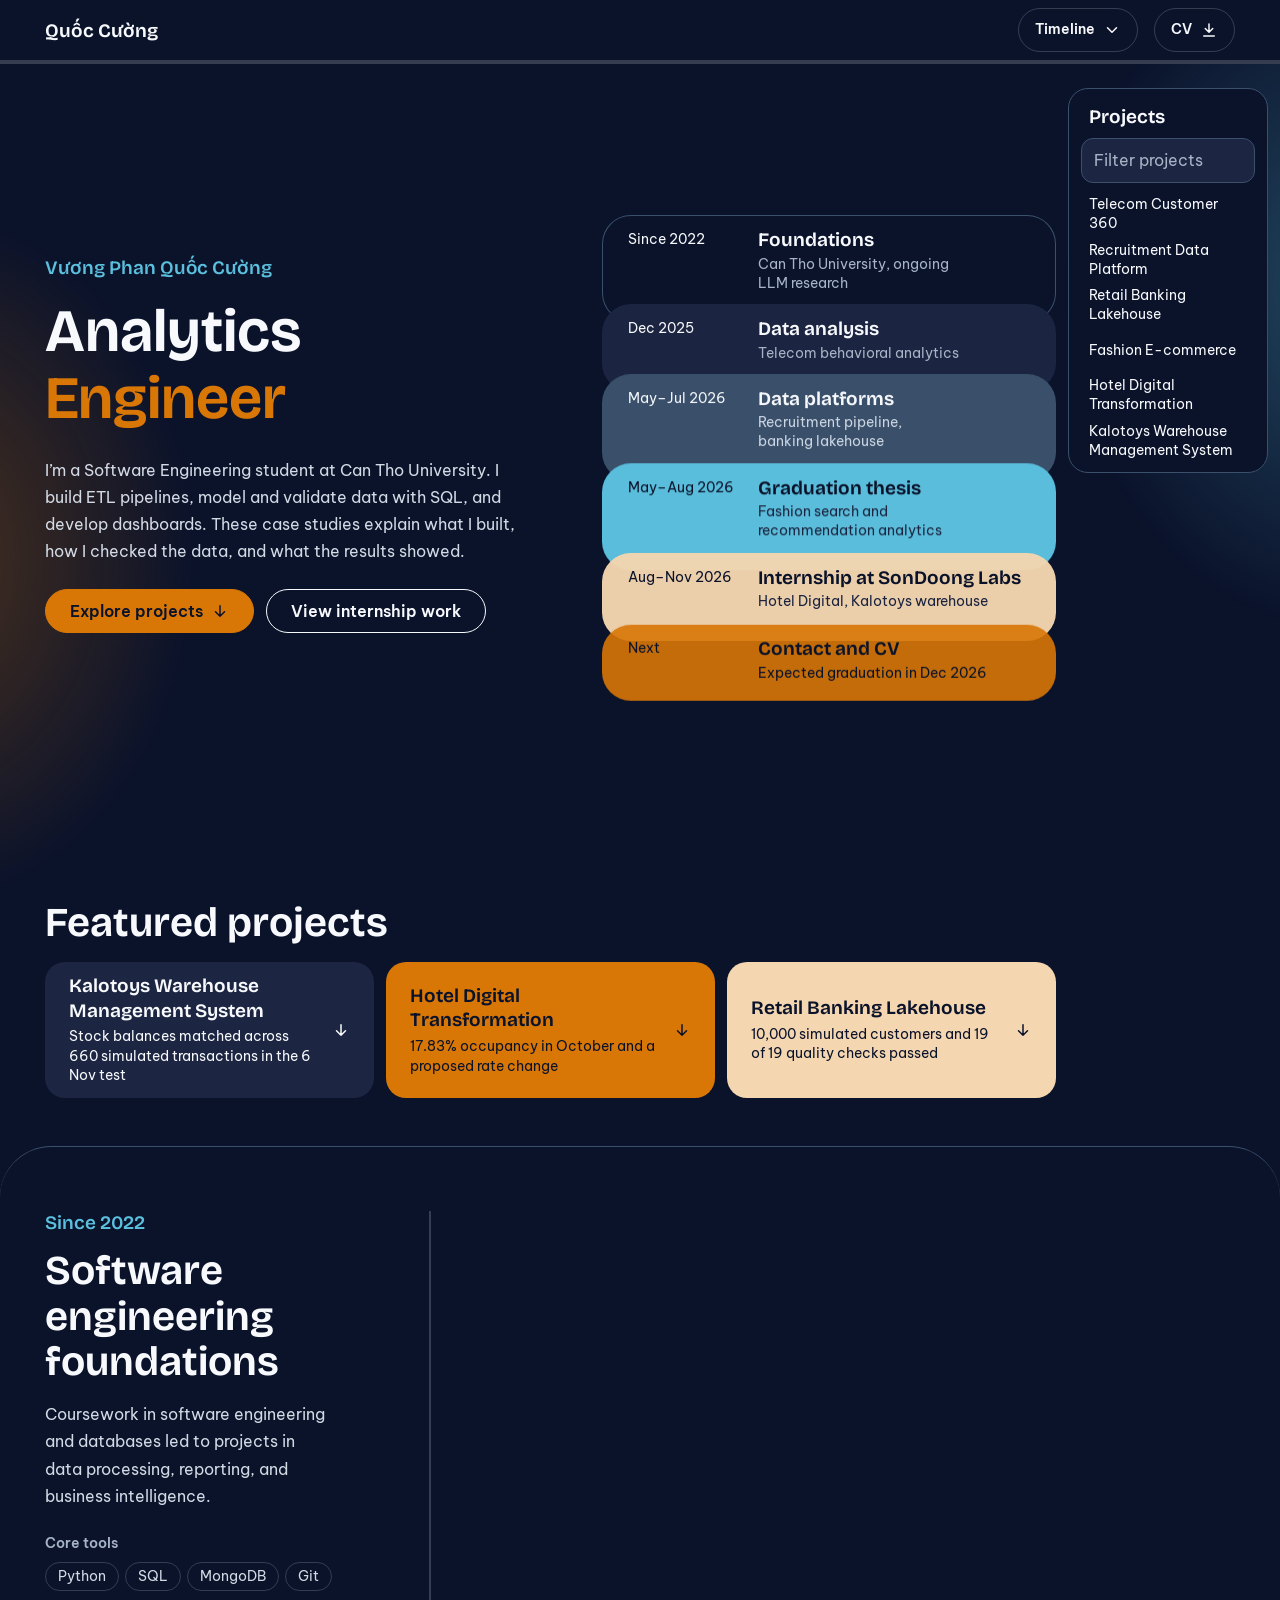
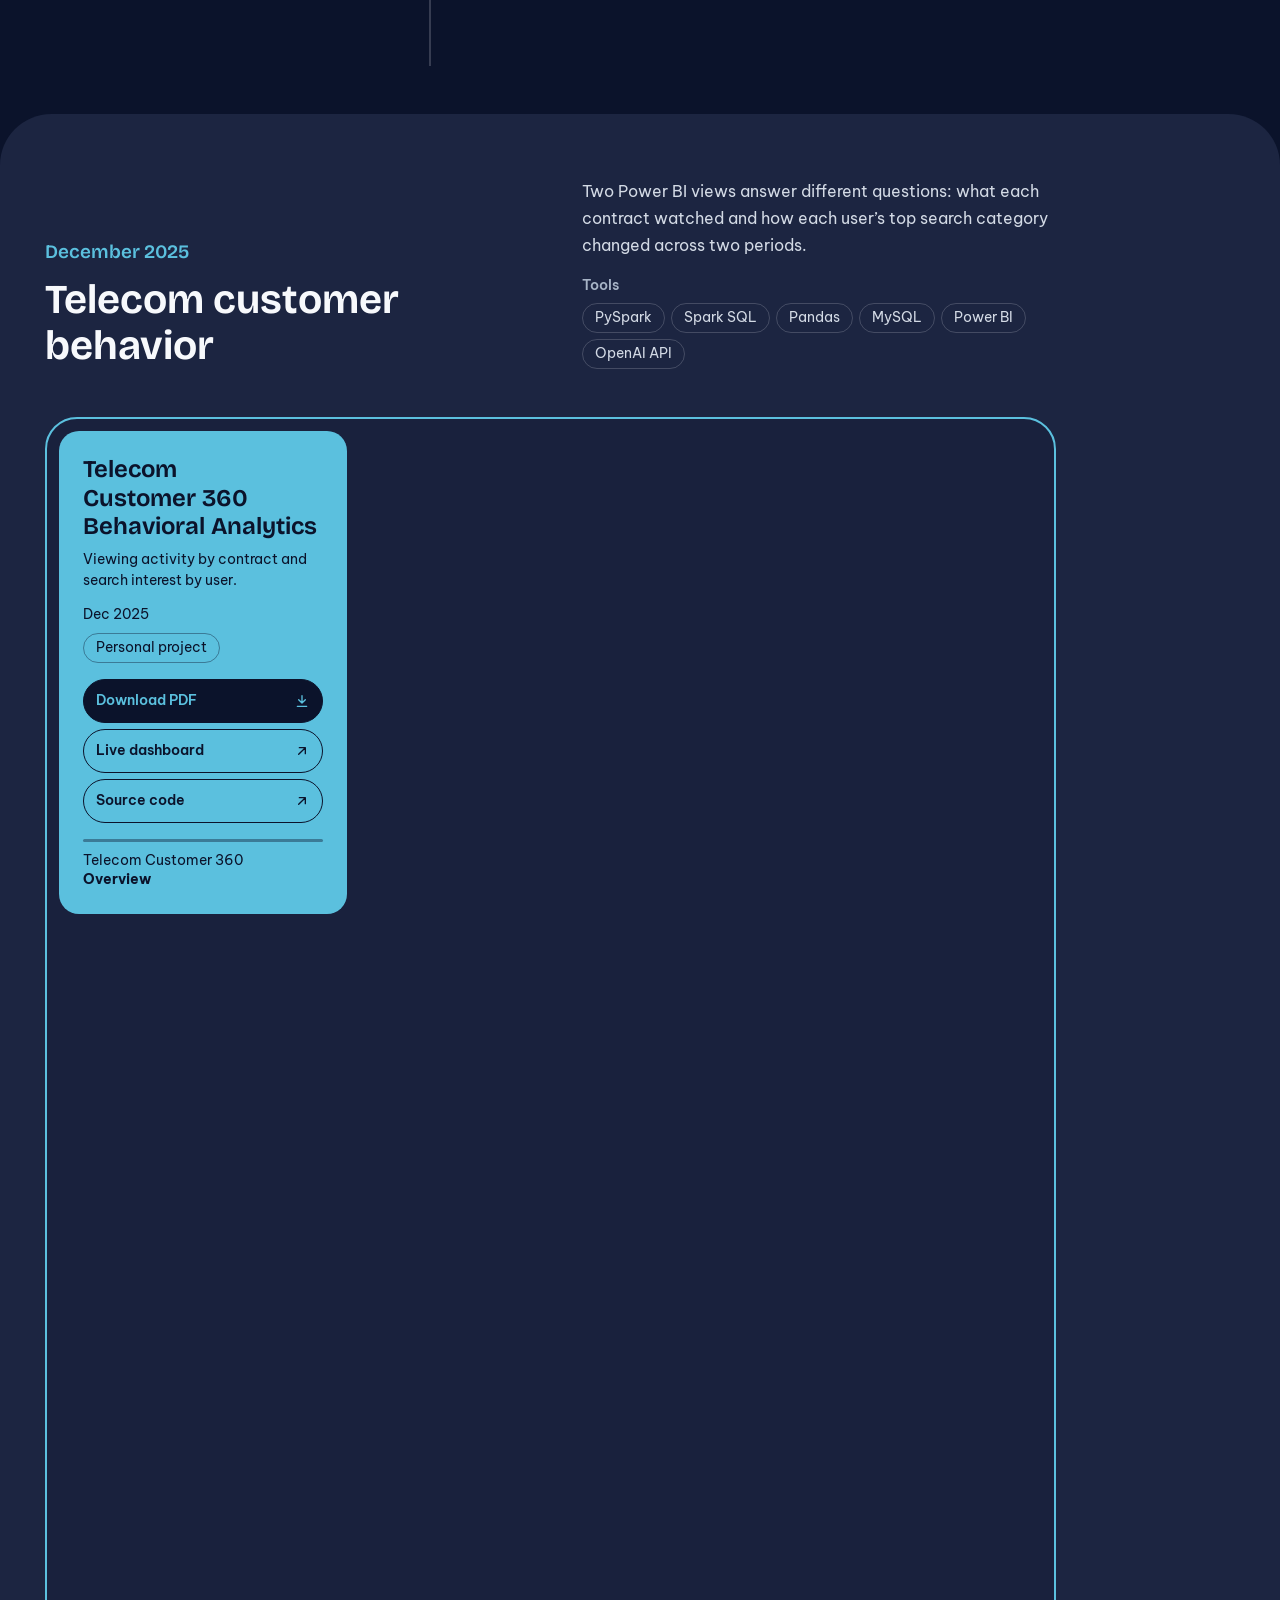
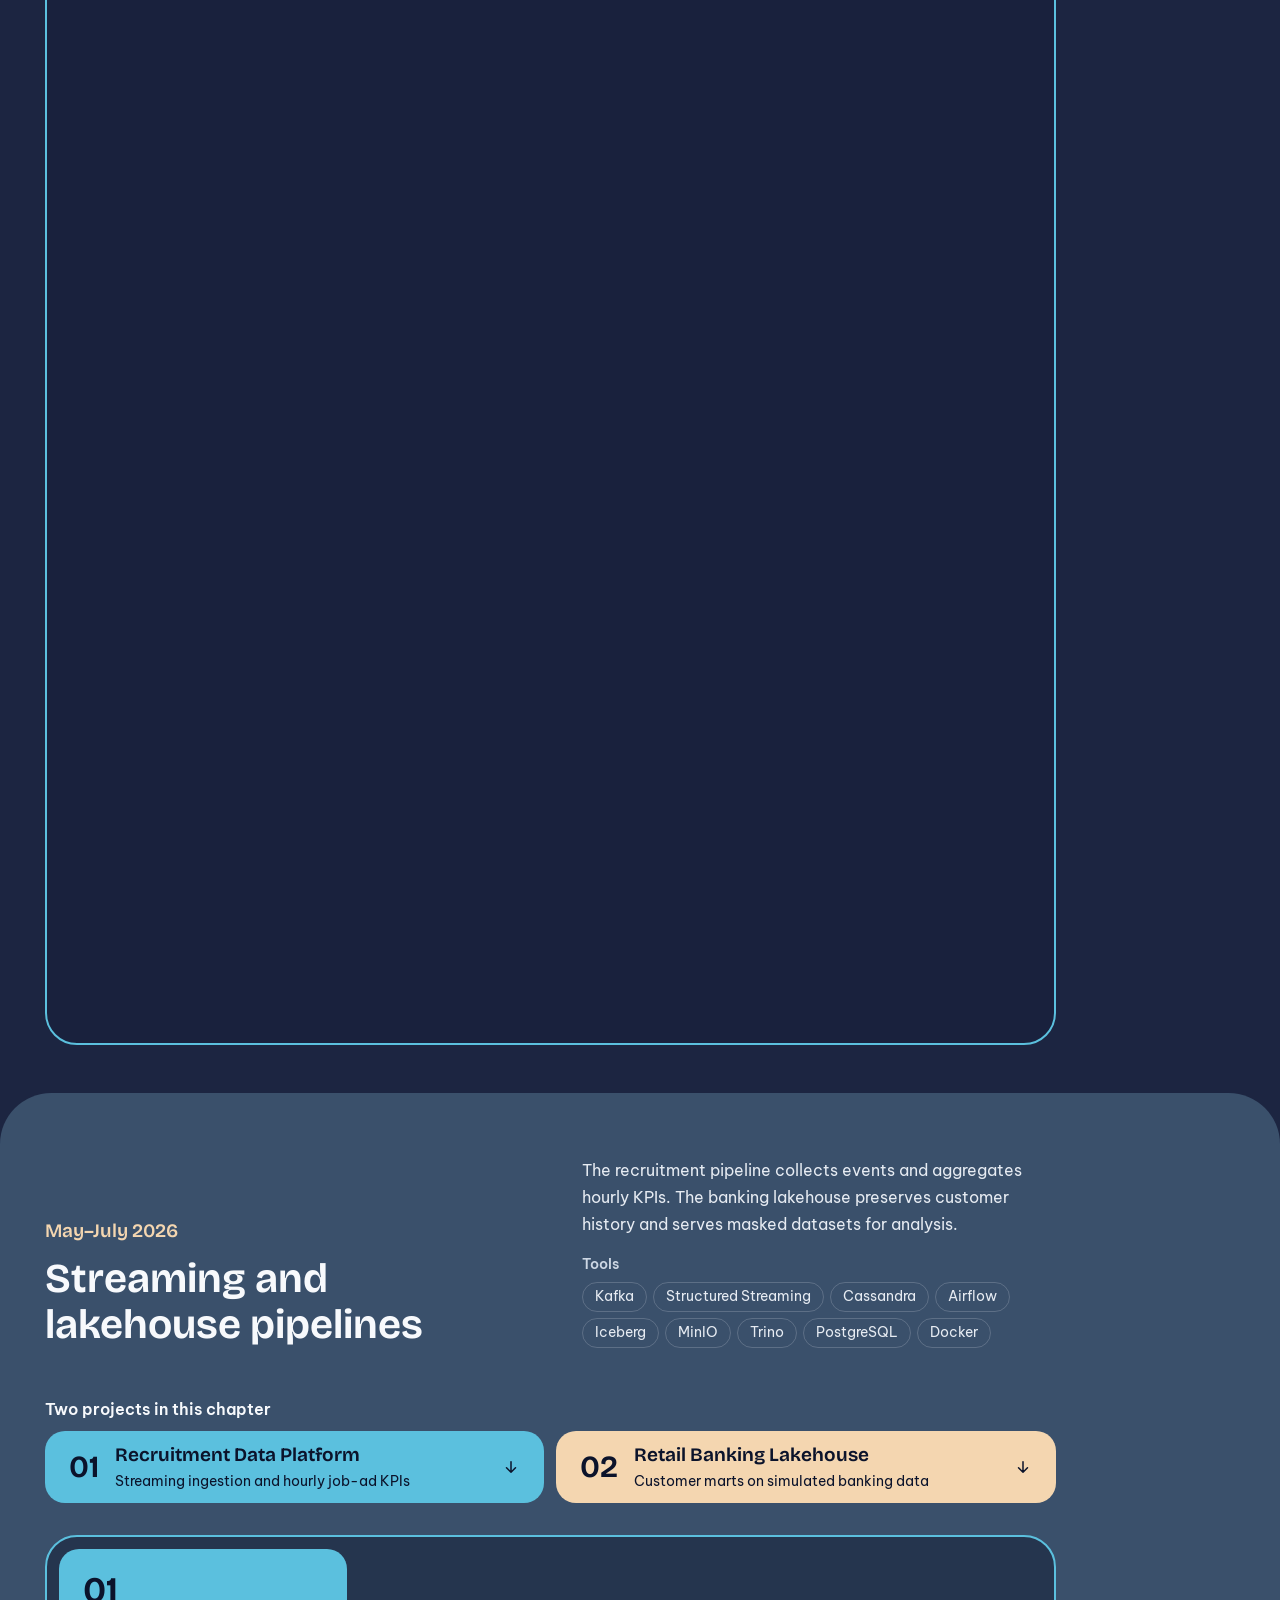
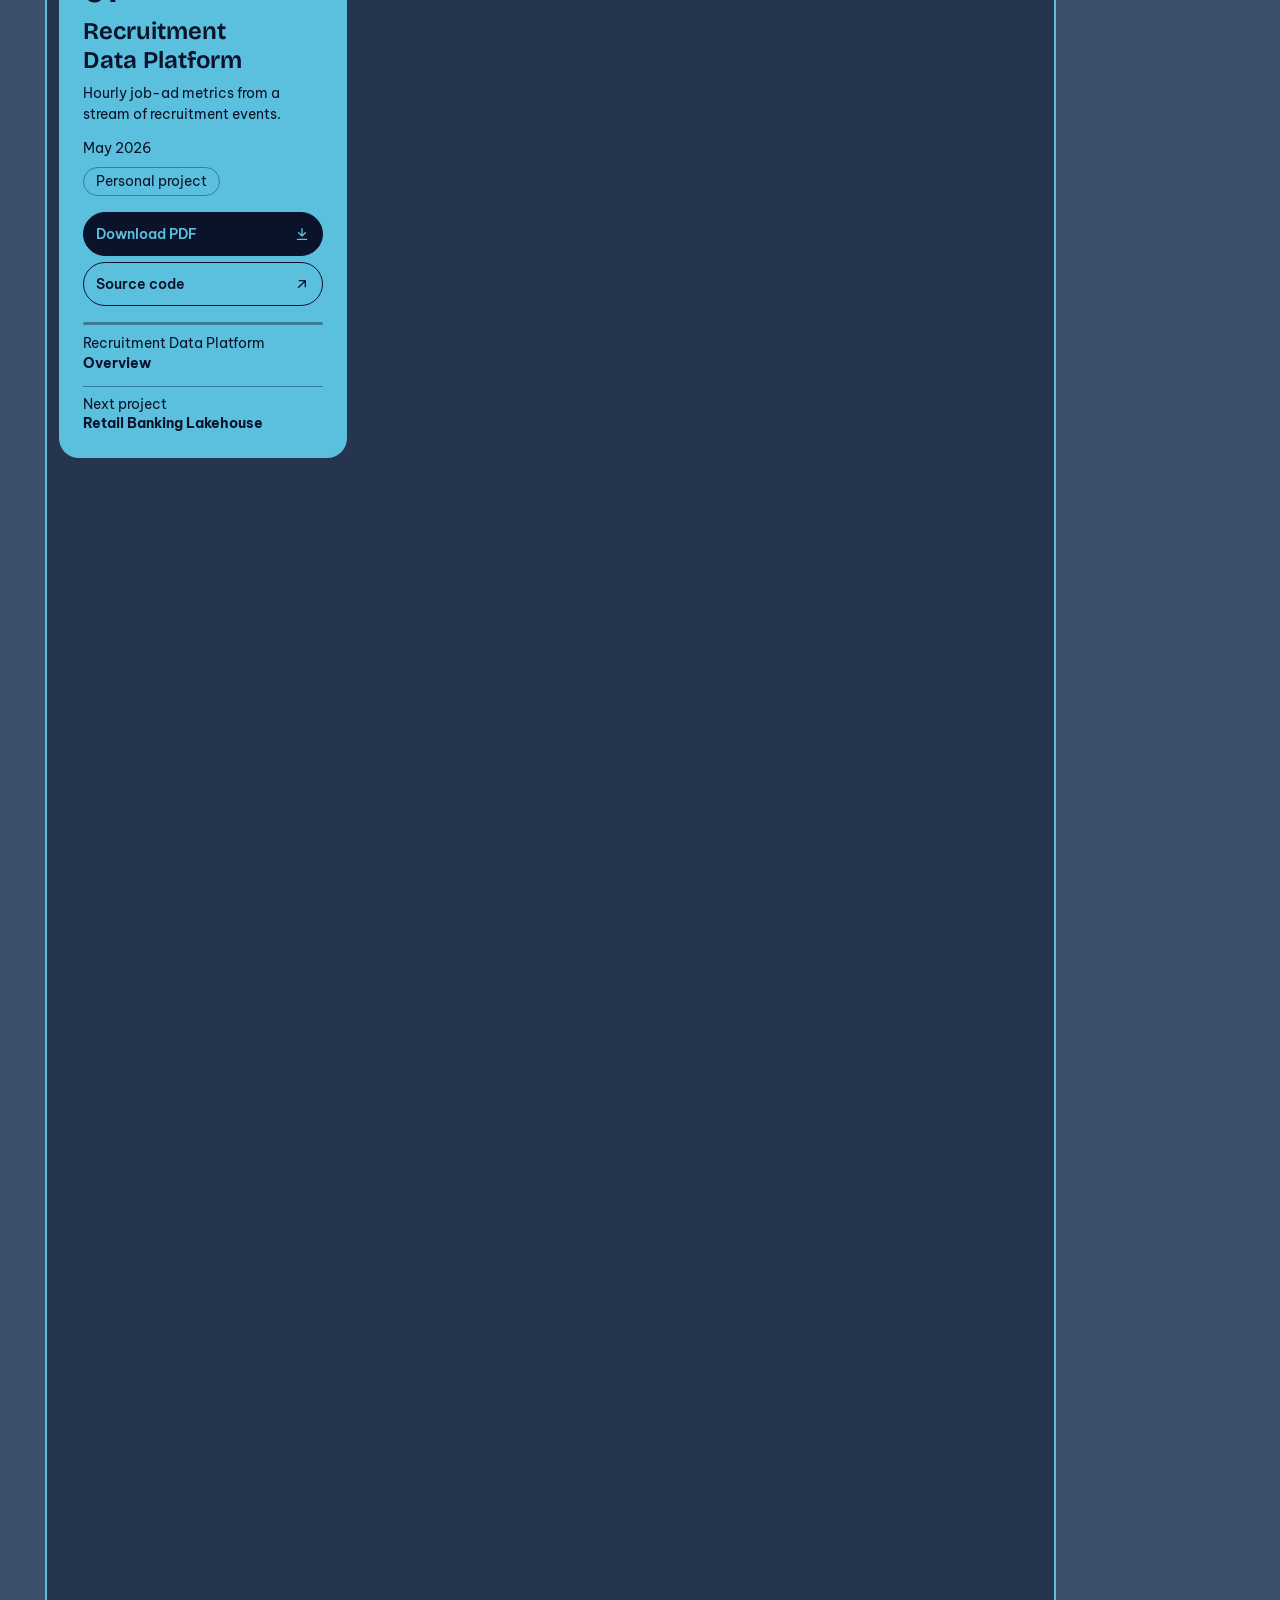
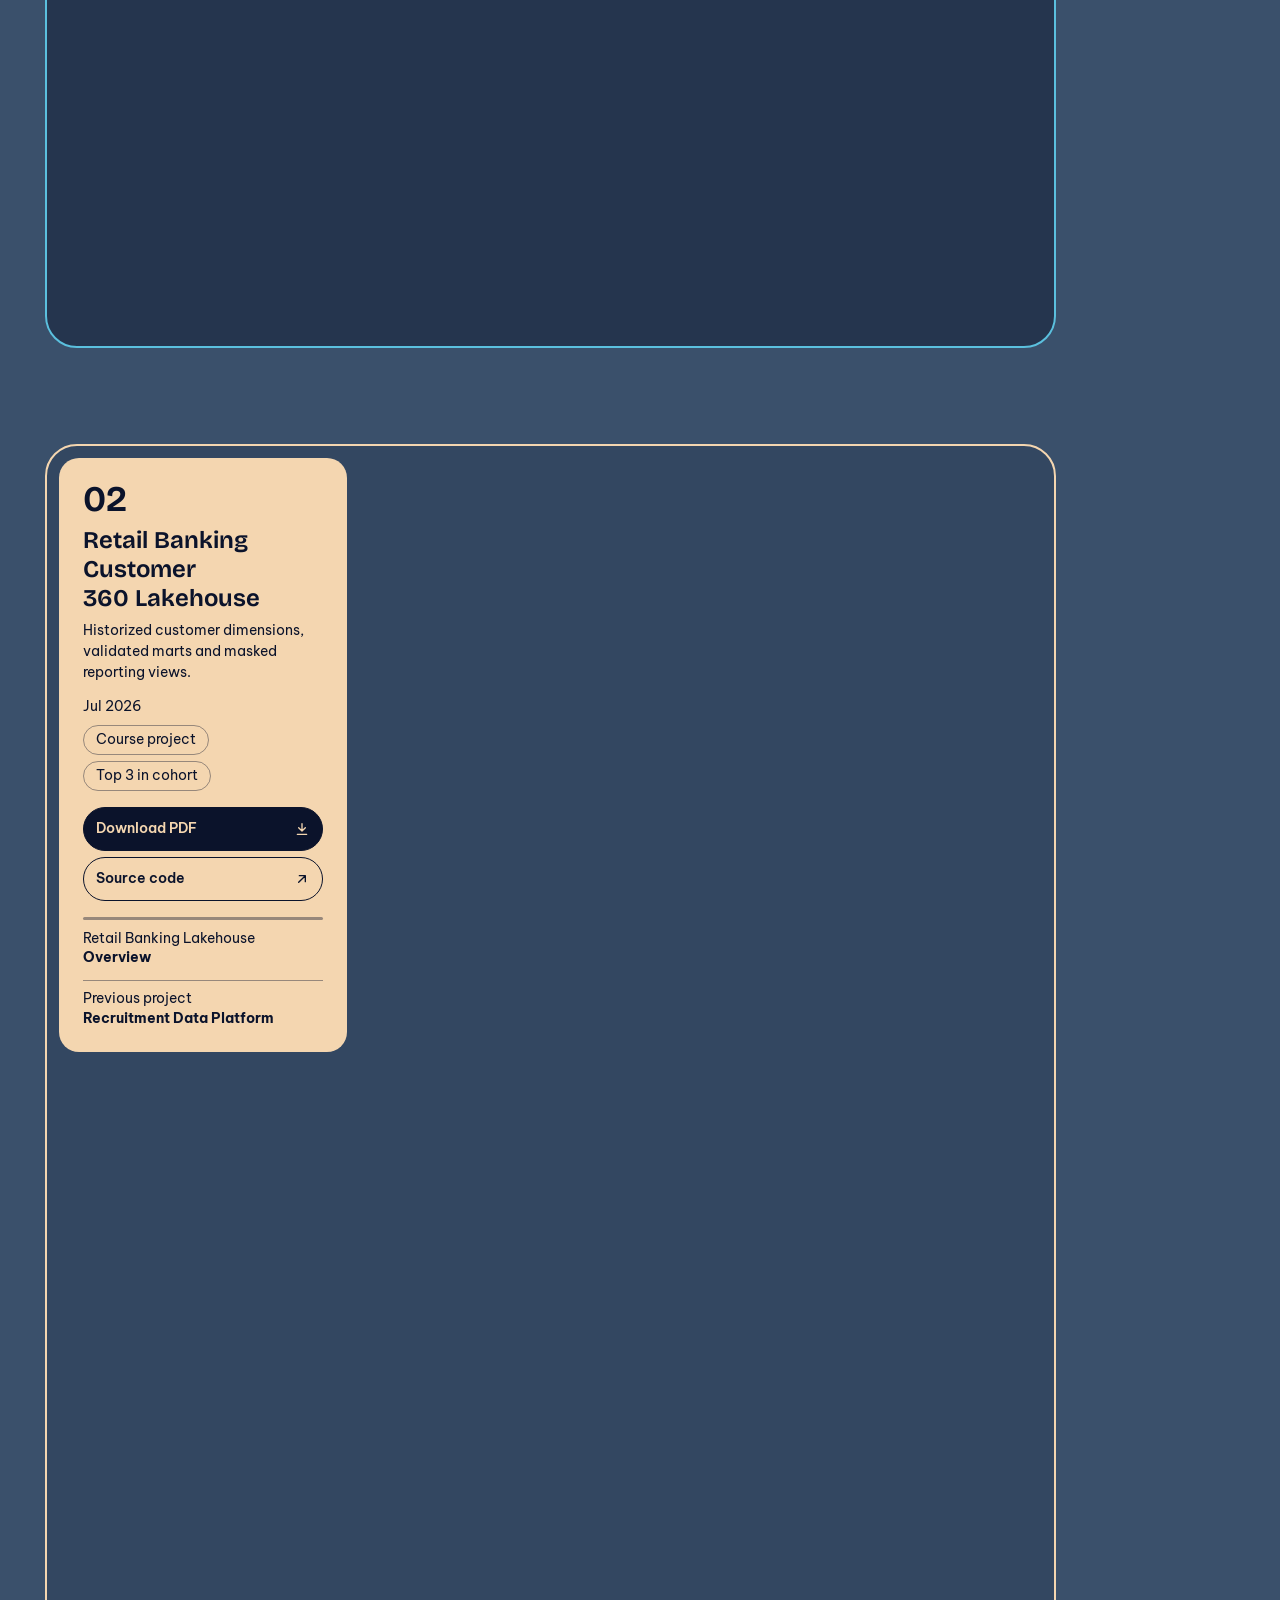
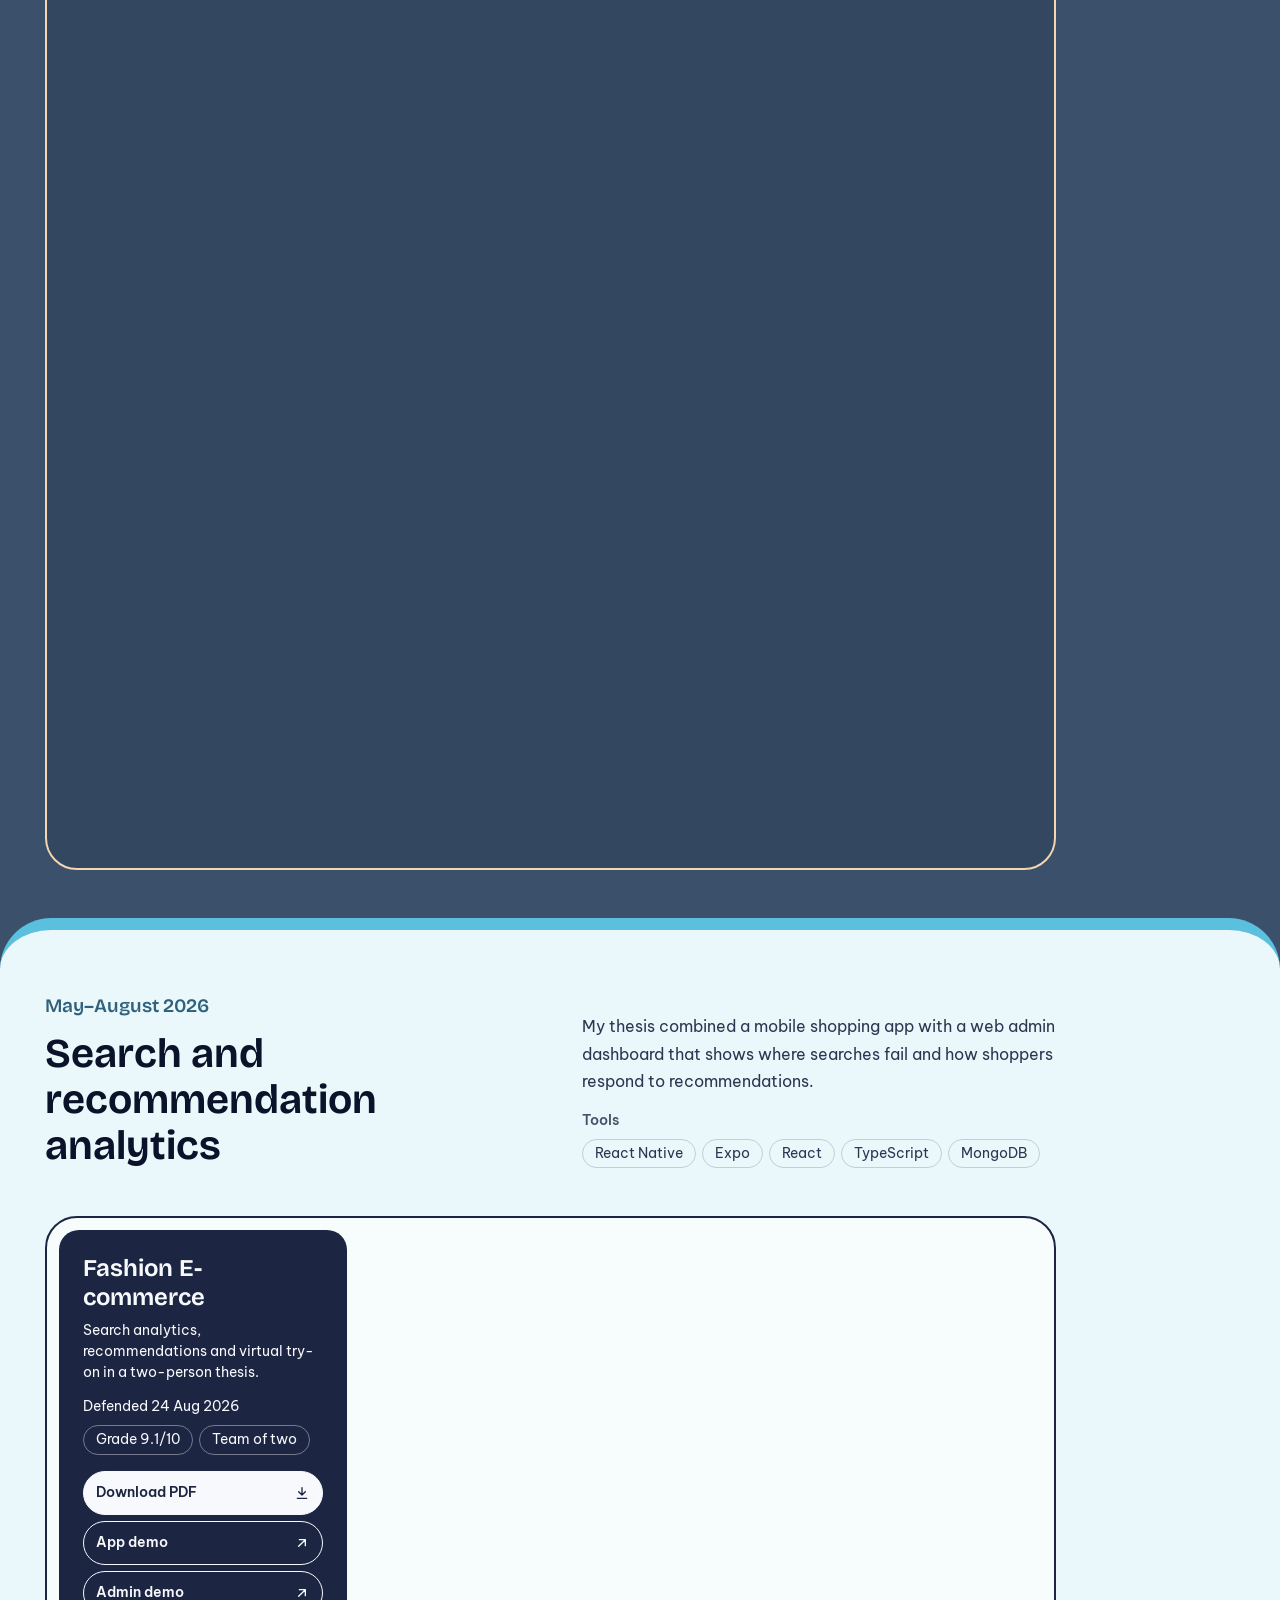
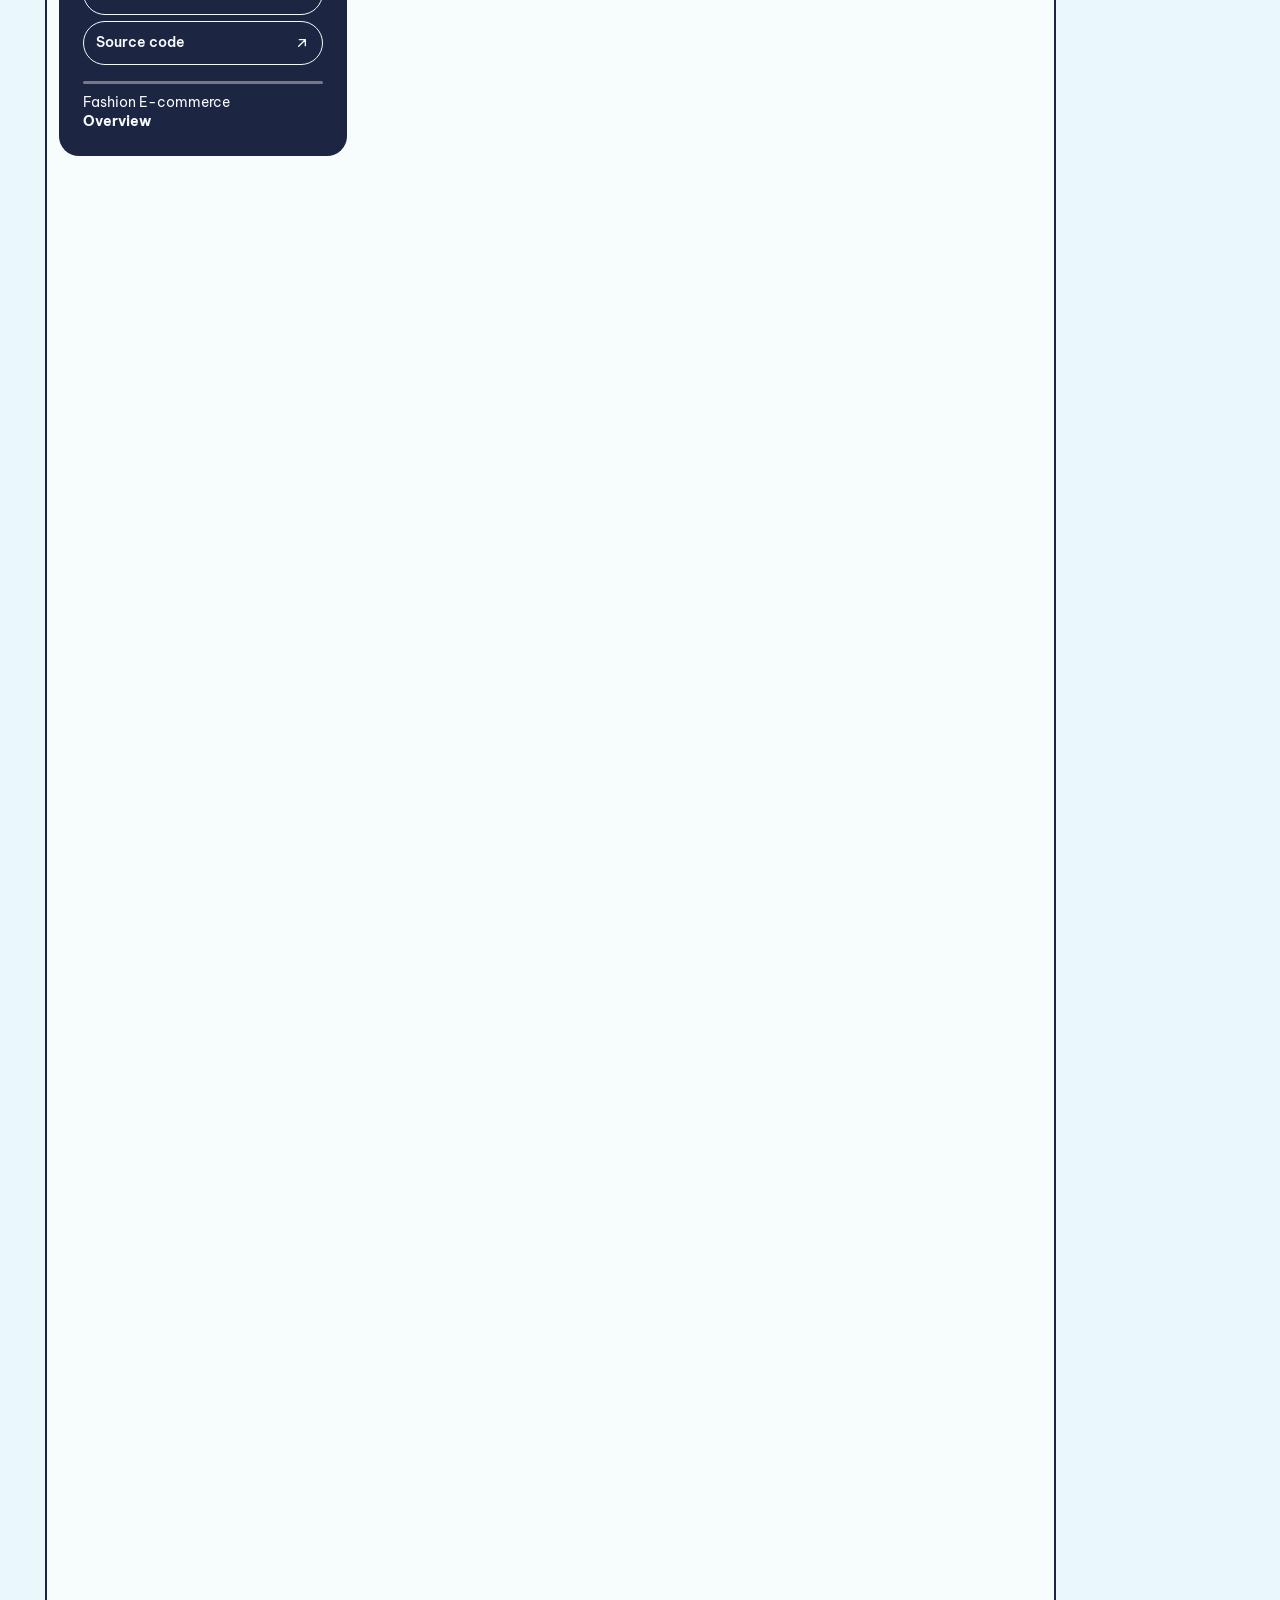
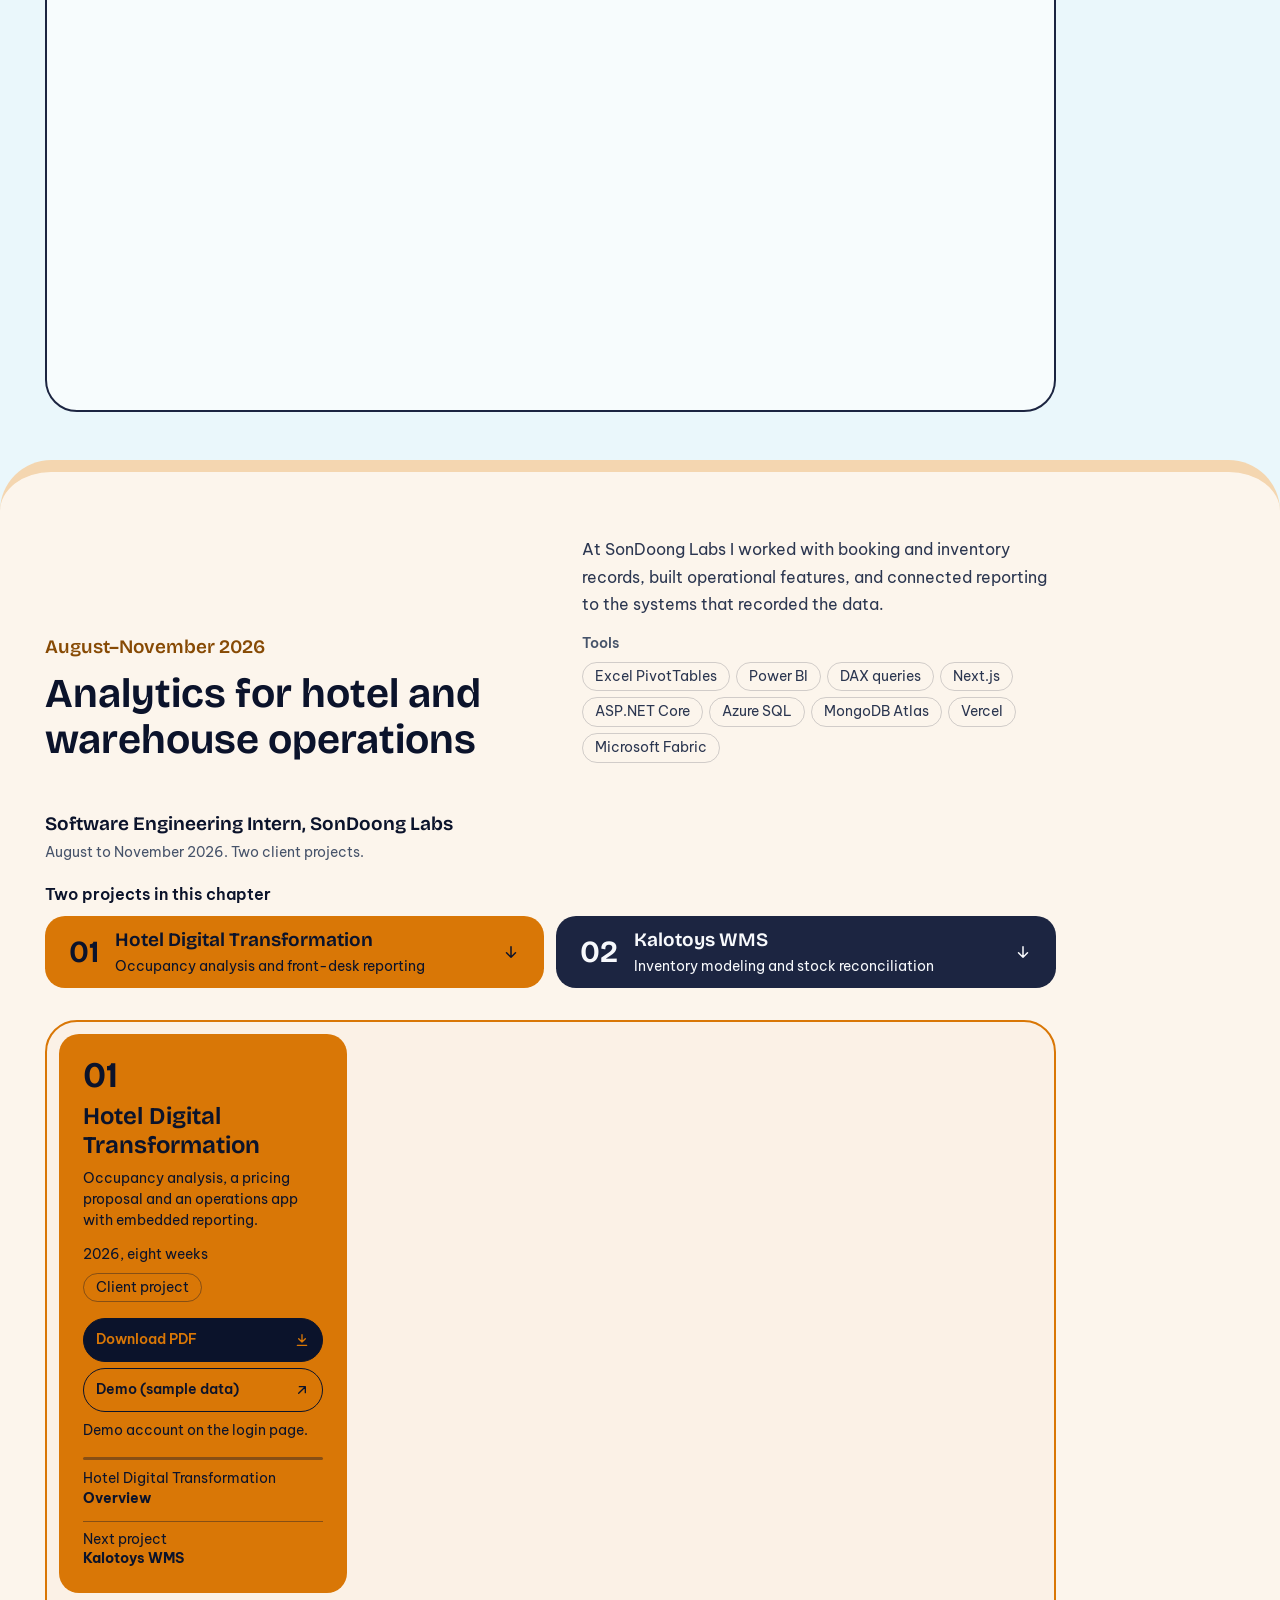
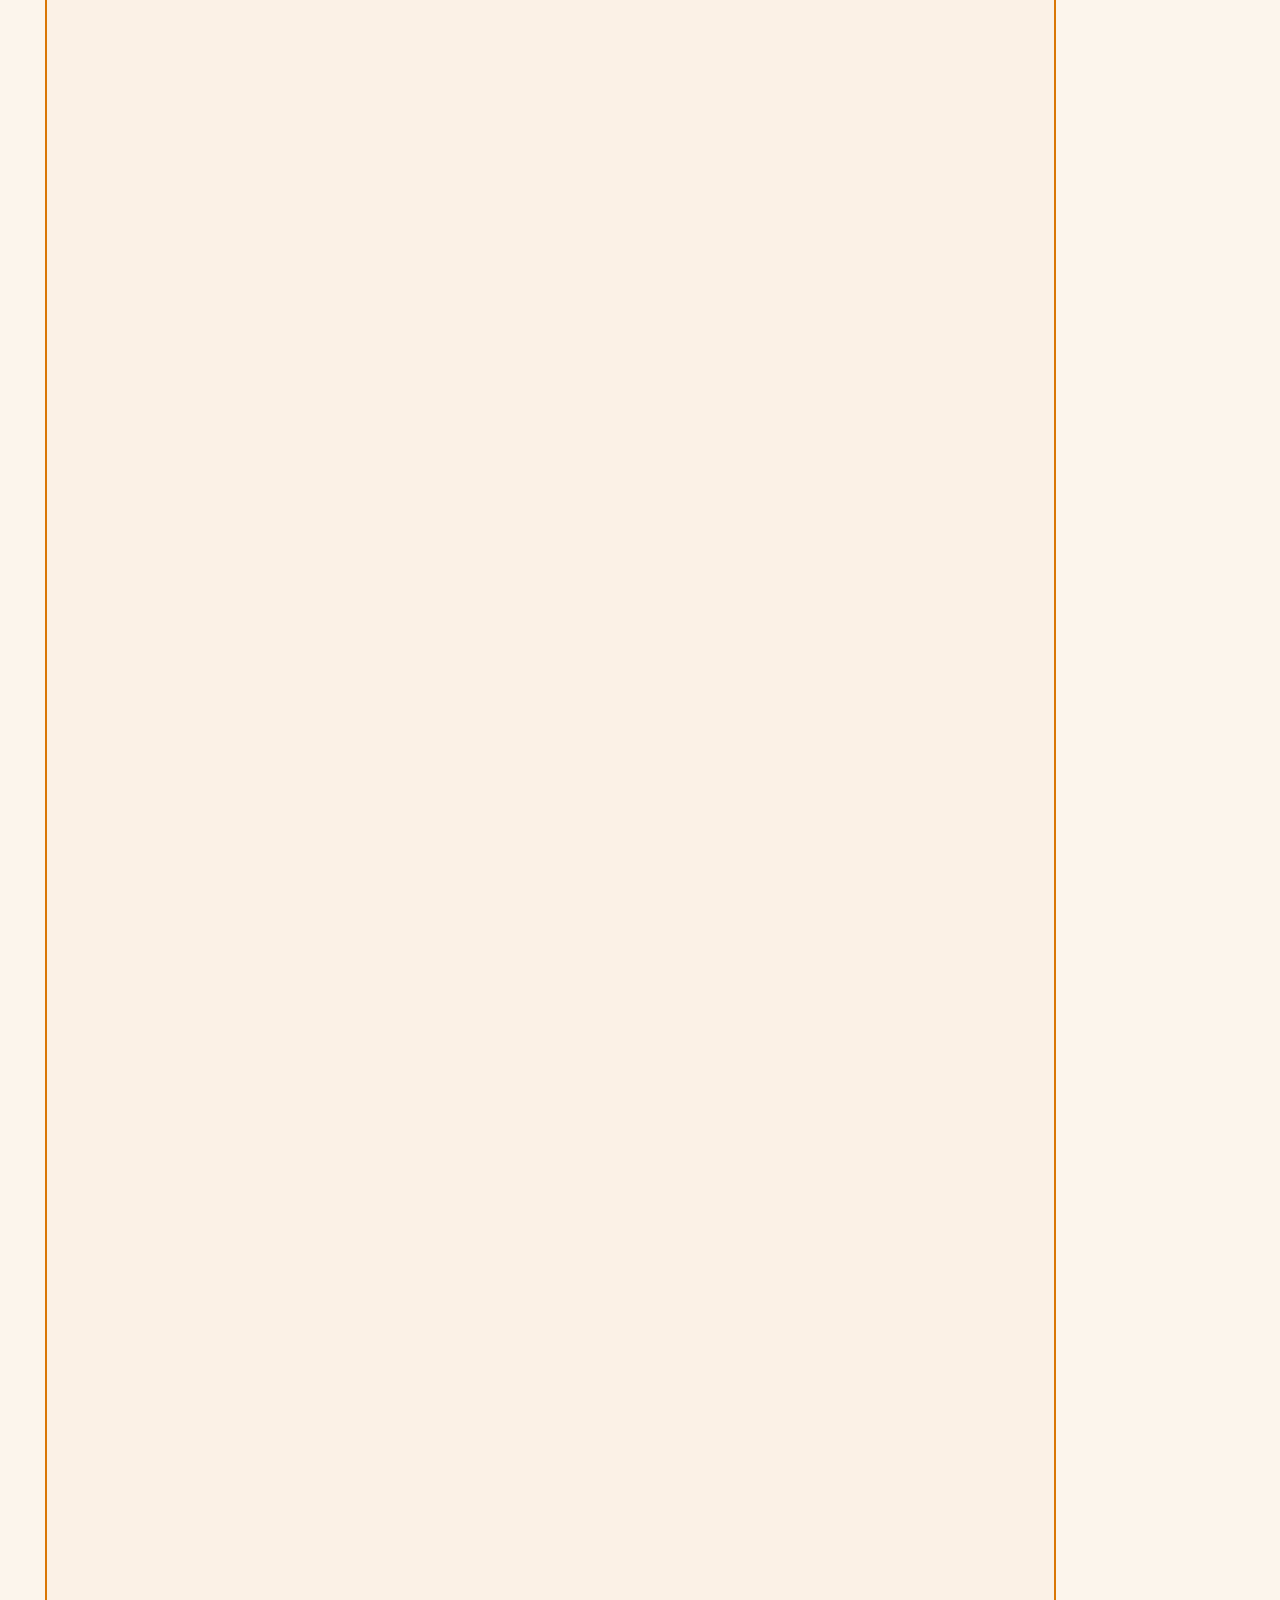
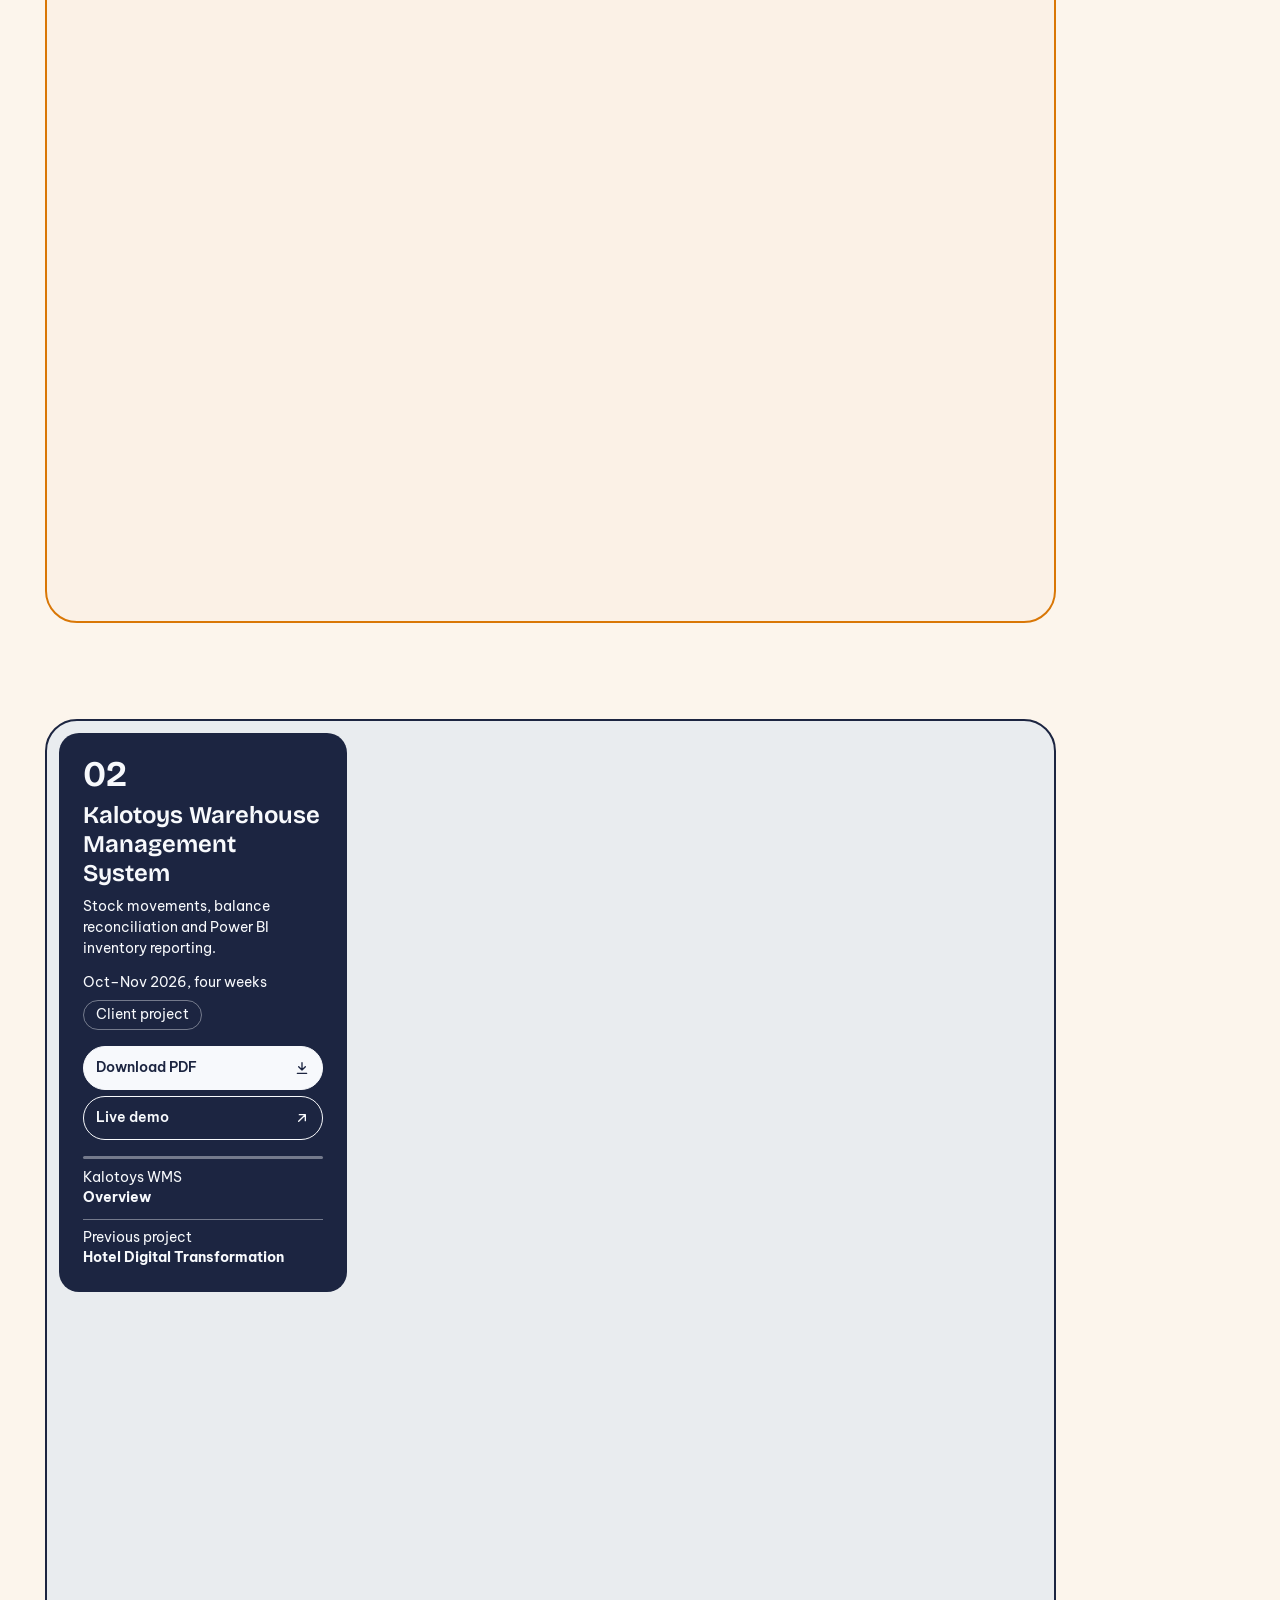
<file: index.html>
<!doctype html>
<html lang="en">
<head>
  <meta charset="utf-8">
  <meta name="viewport" content="width=device-width, initial-scale=1">
  <meta http-equiv="refresh" content="0; url=./portfolio/">
  <link rel="canonical" href="https://mpgranji.github.io/portfolio/">
  <title>Vương Phan Quốc Cường | Portfolio</title>
</head>
<body>
  <p>Continue to <a href="./portfolio/">the portfolio</a>.</p>
</body>
</html>
</file>
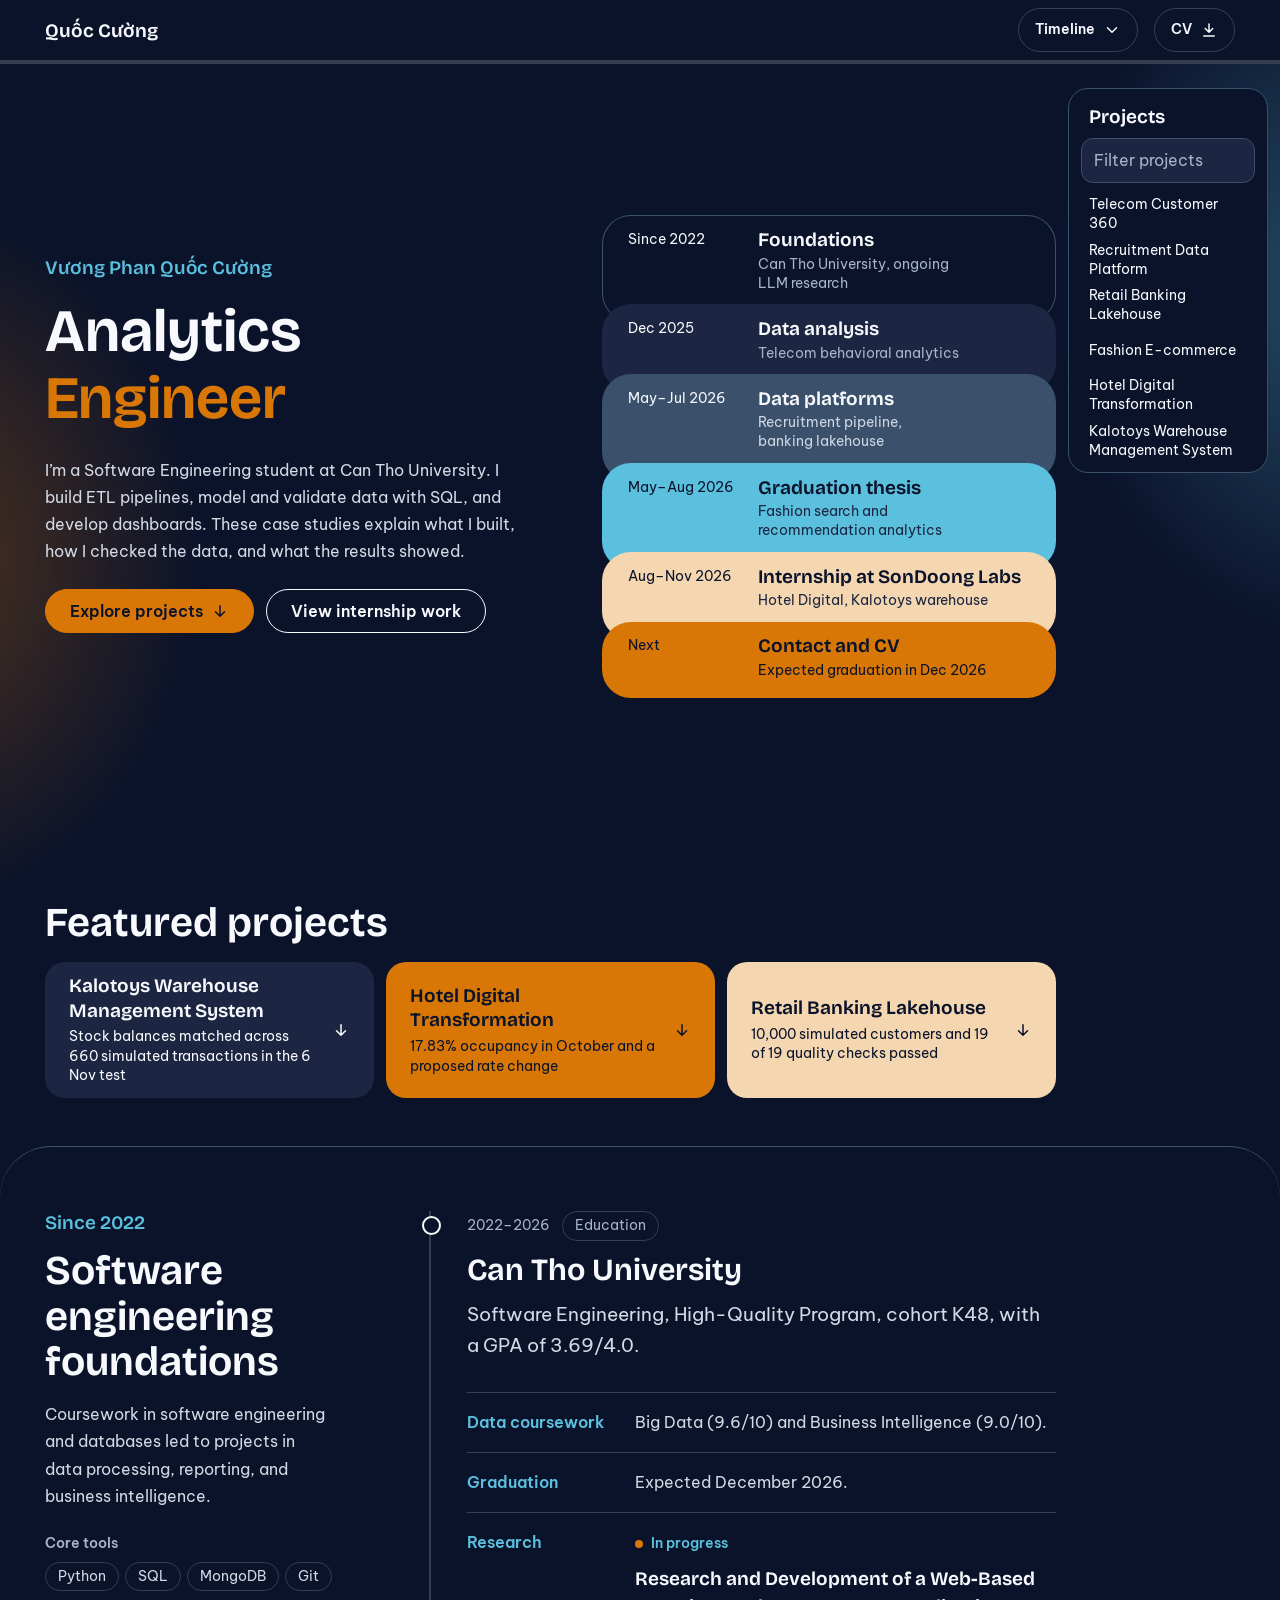
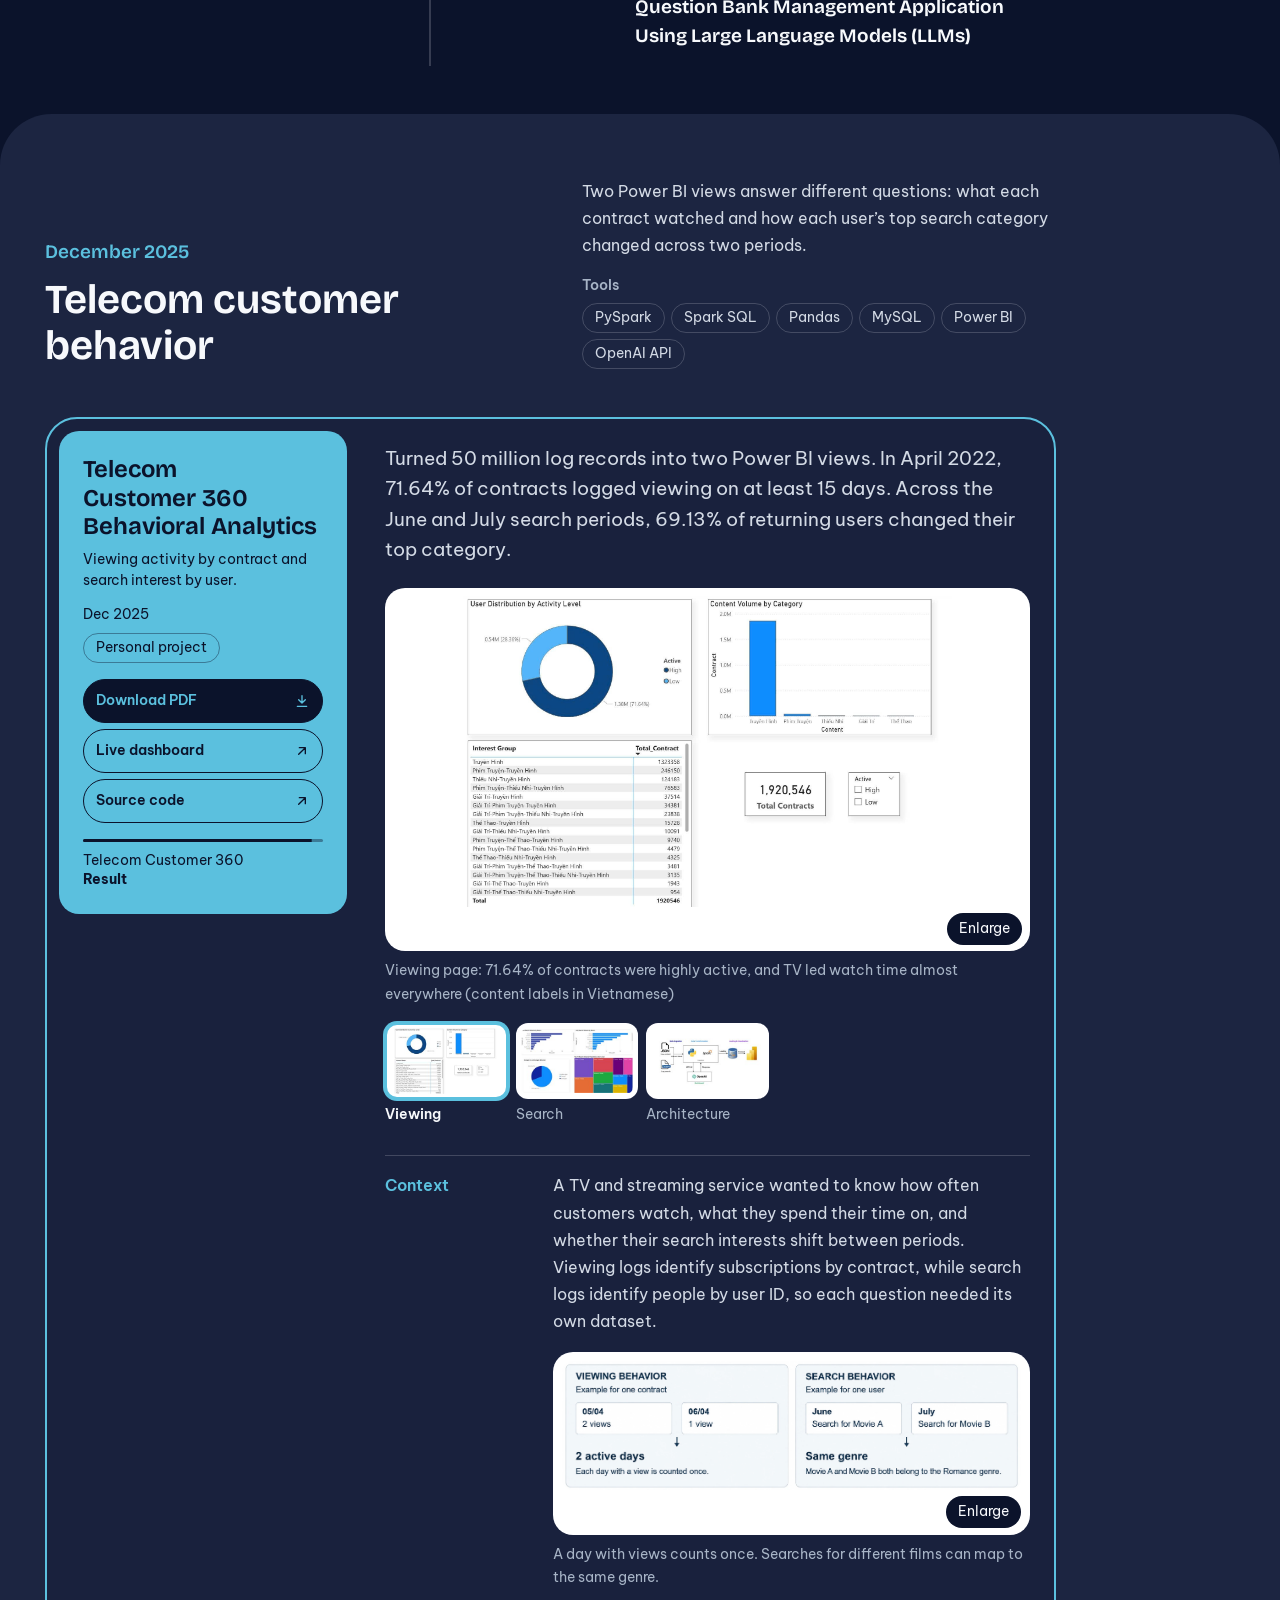
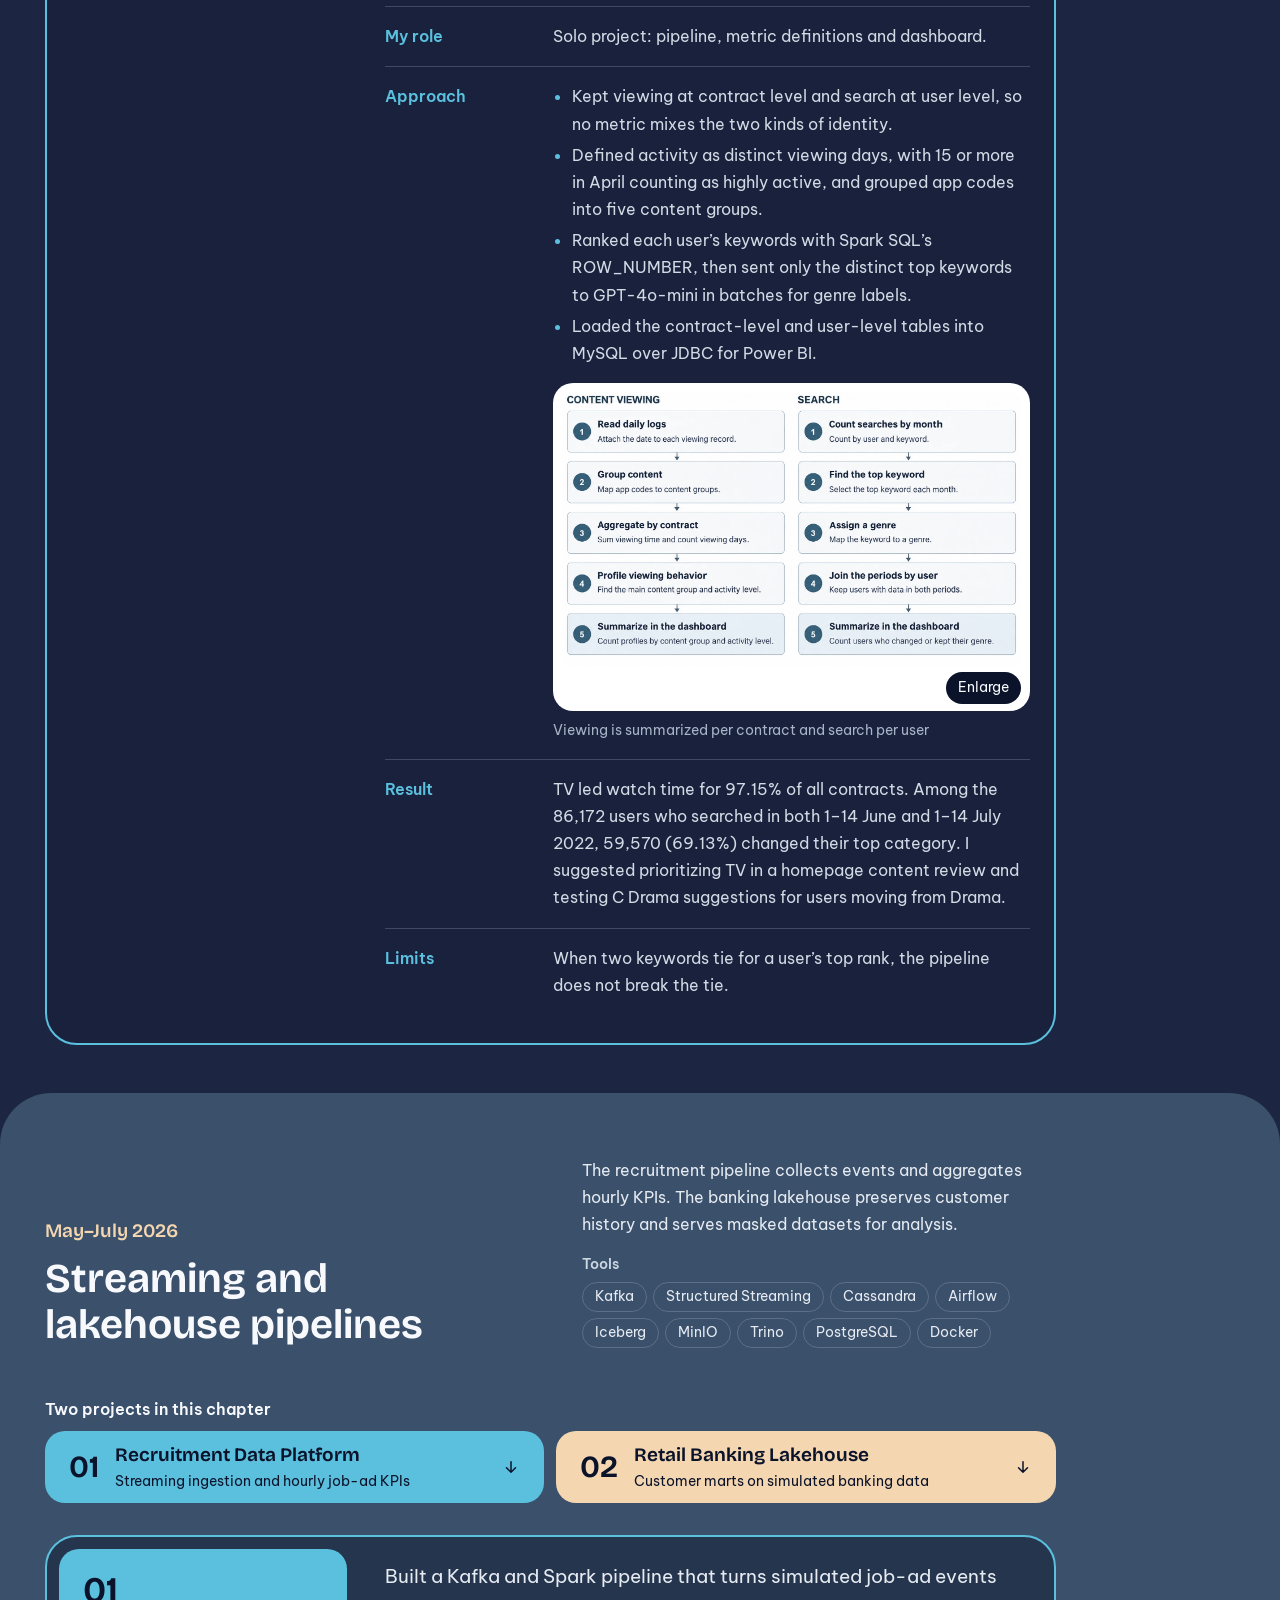
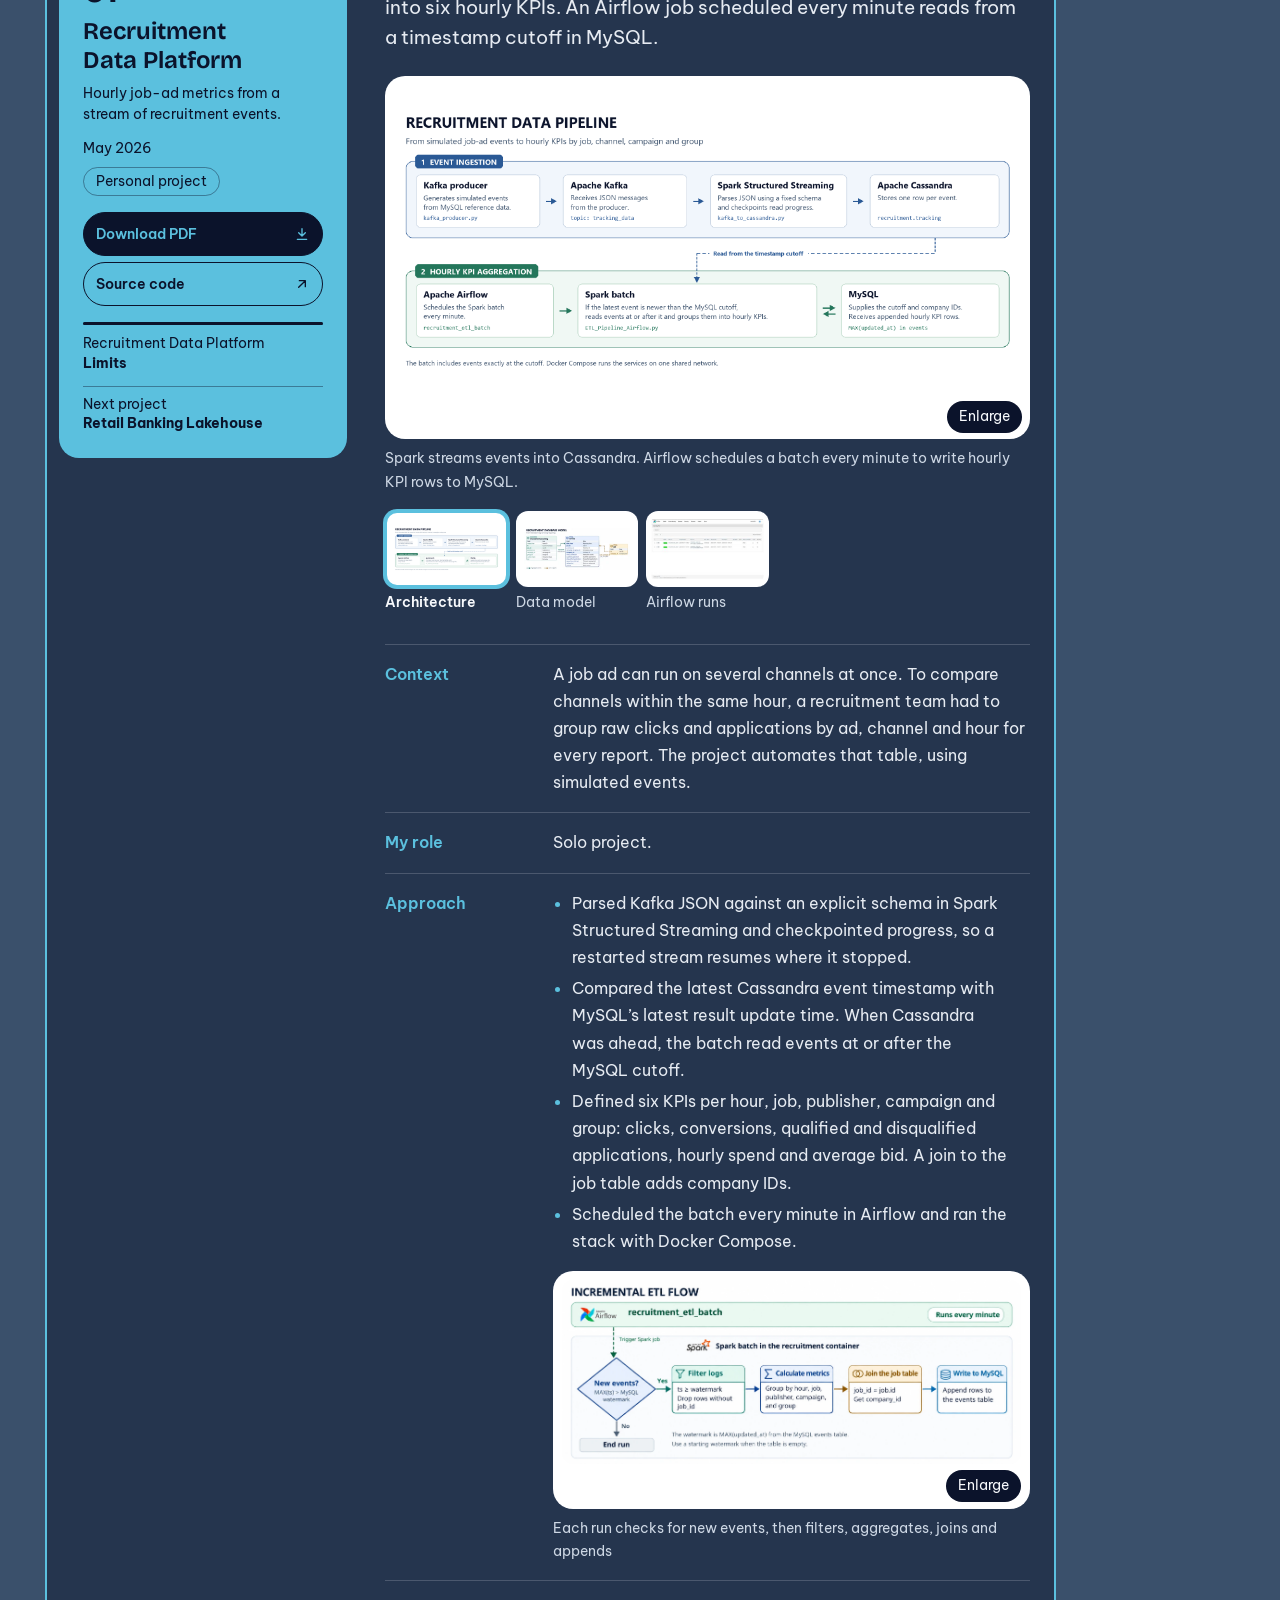
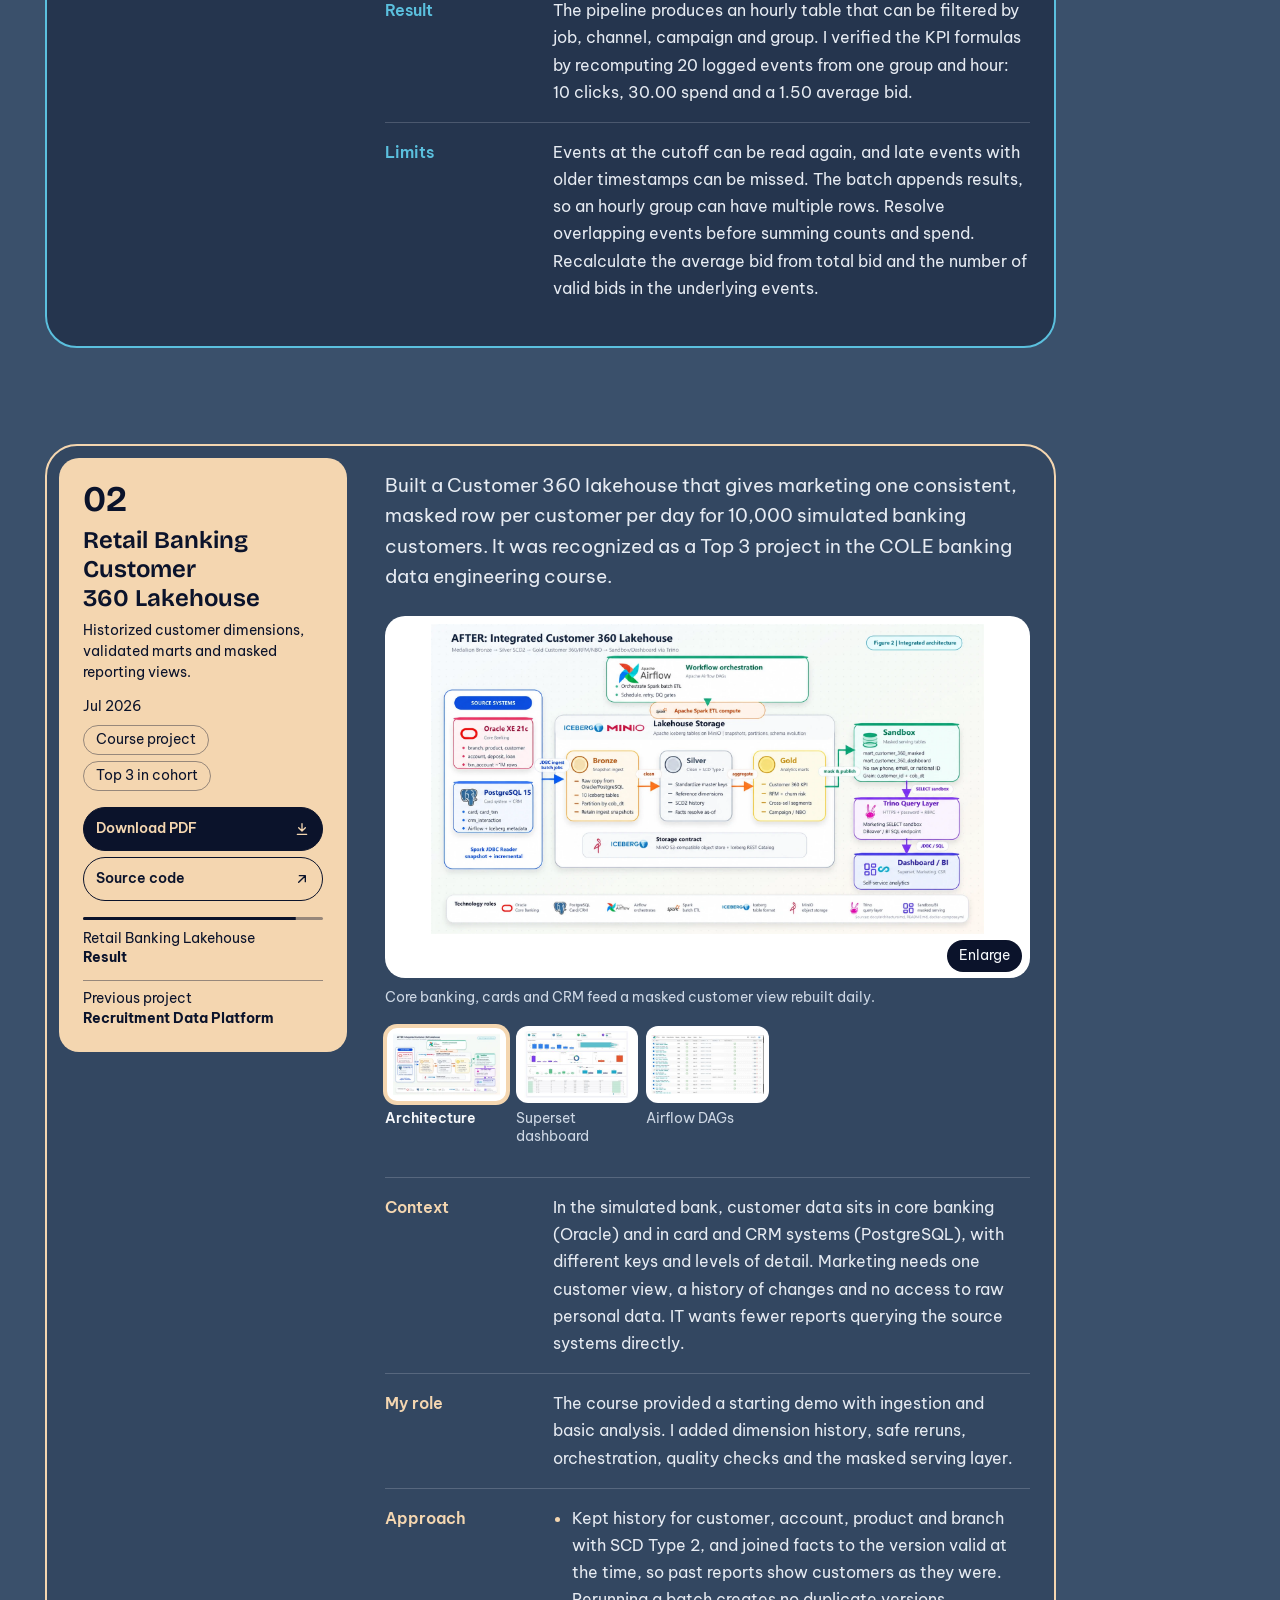
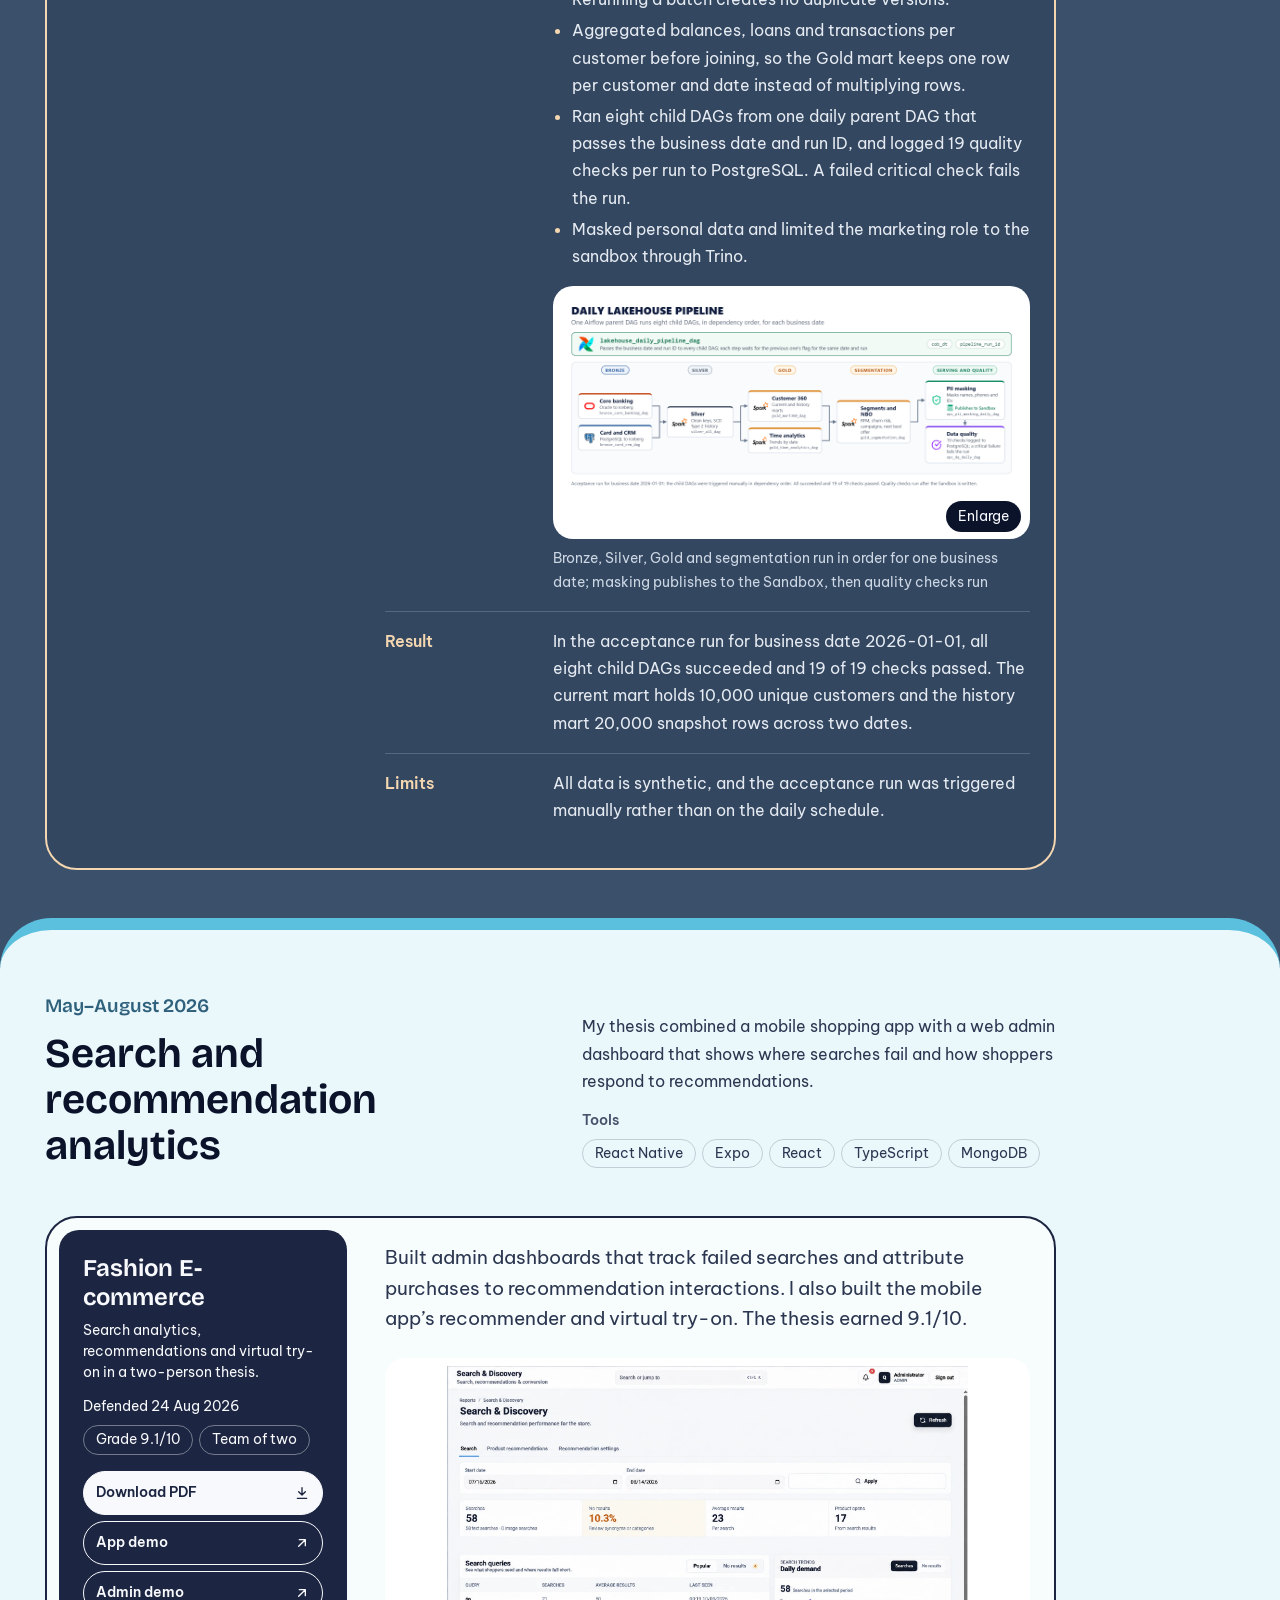
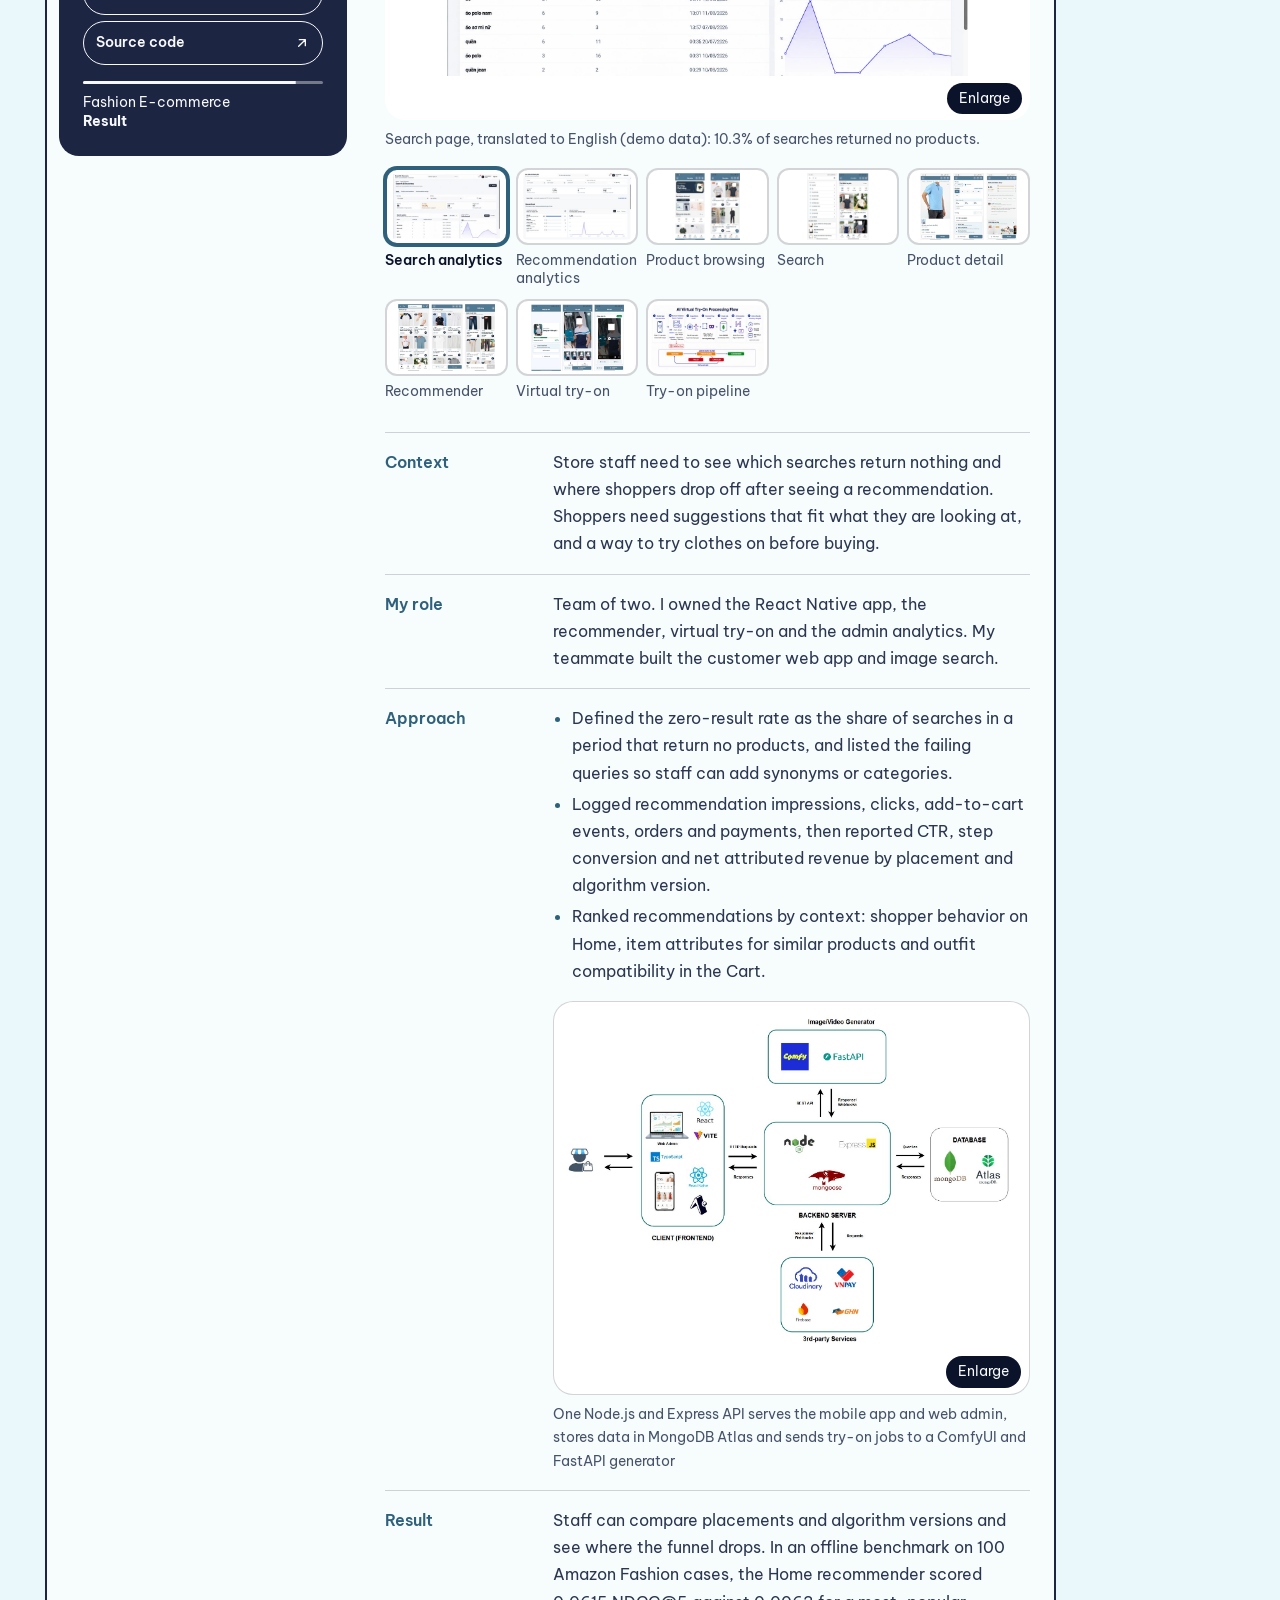
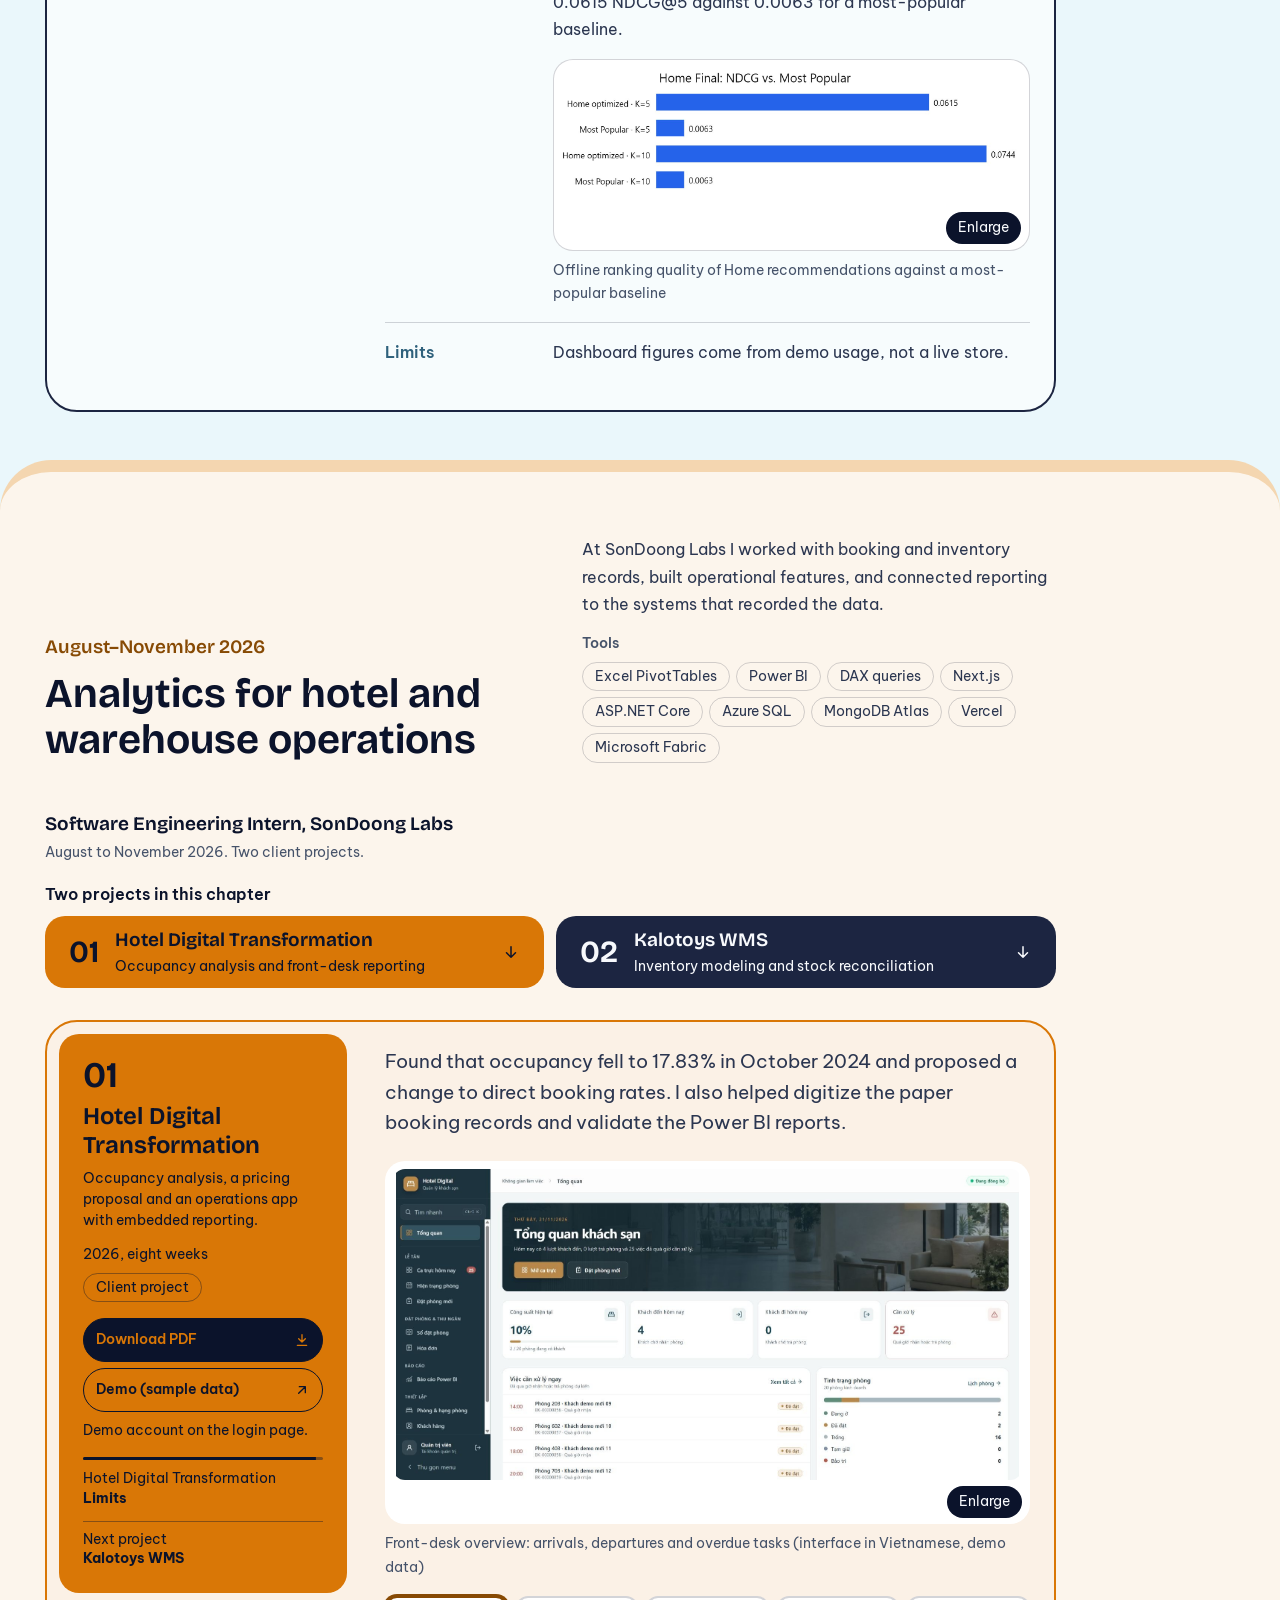
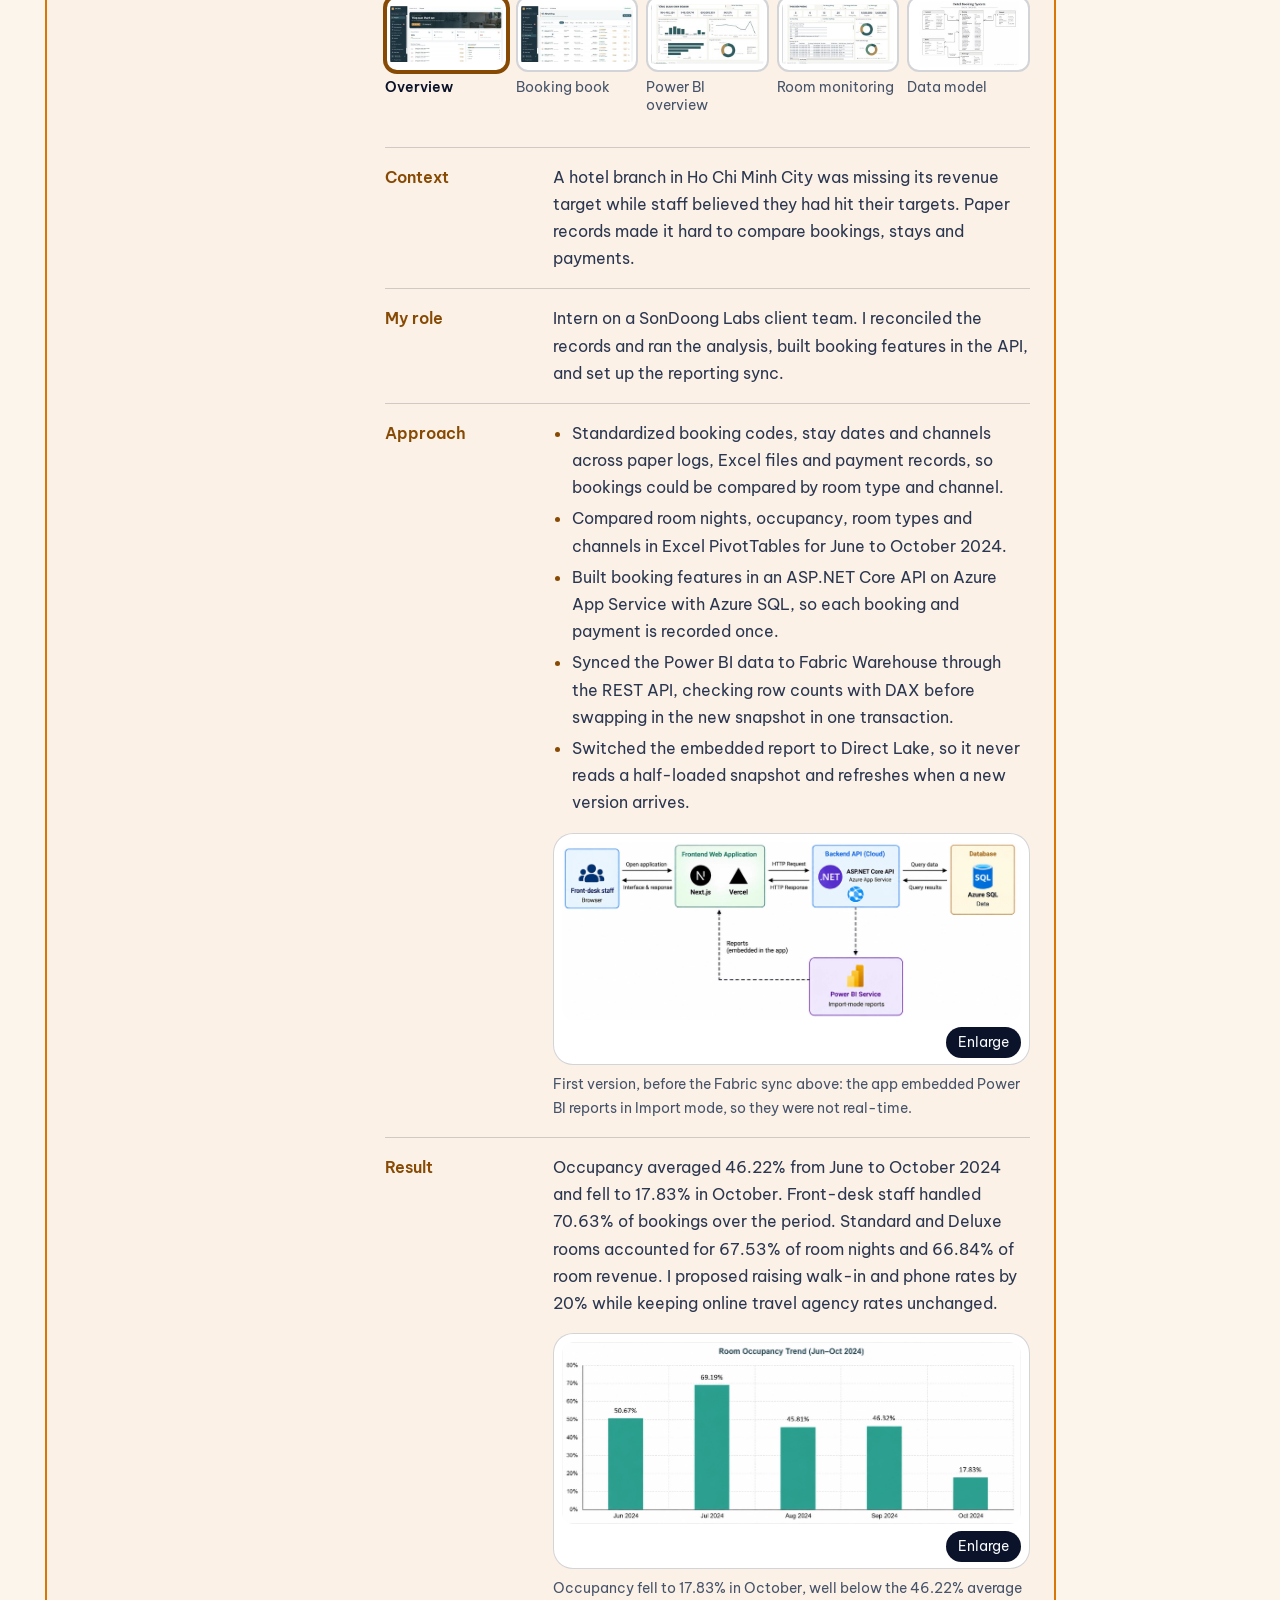
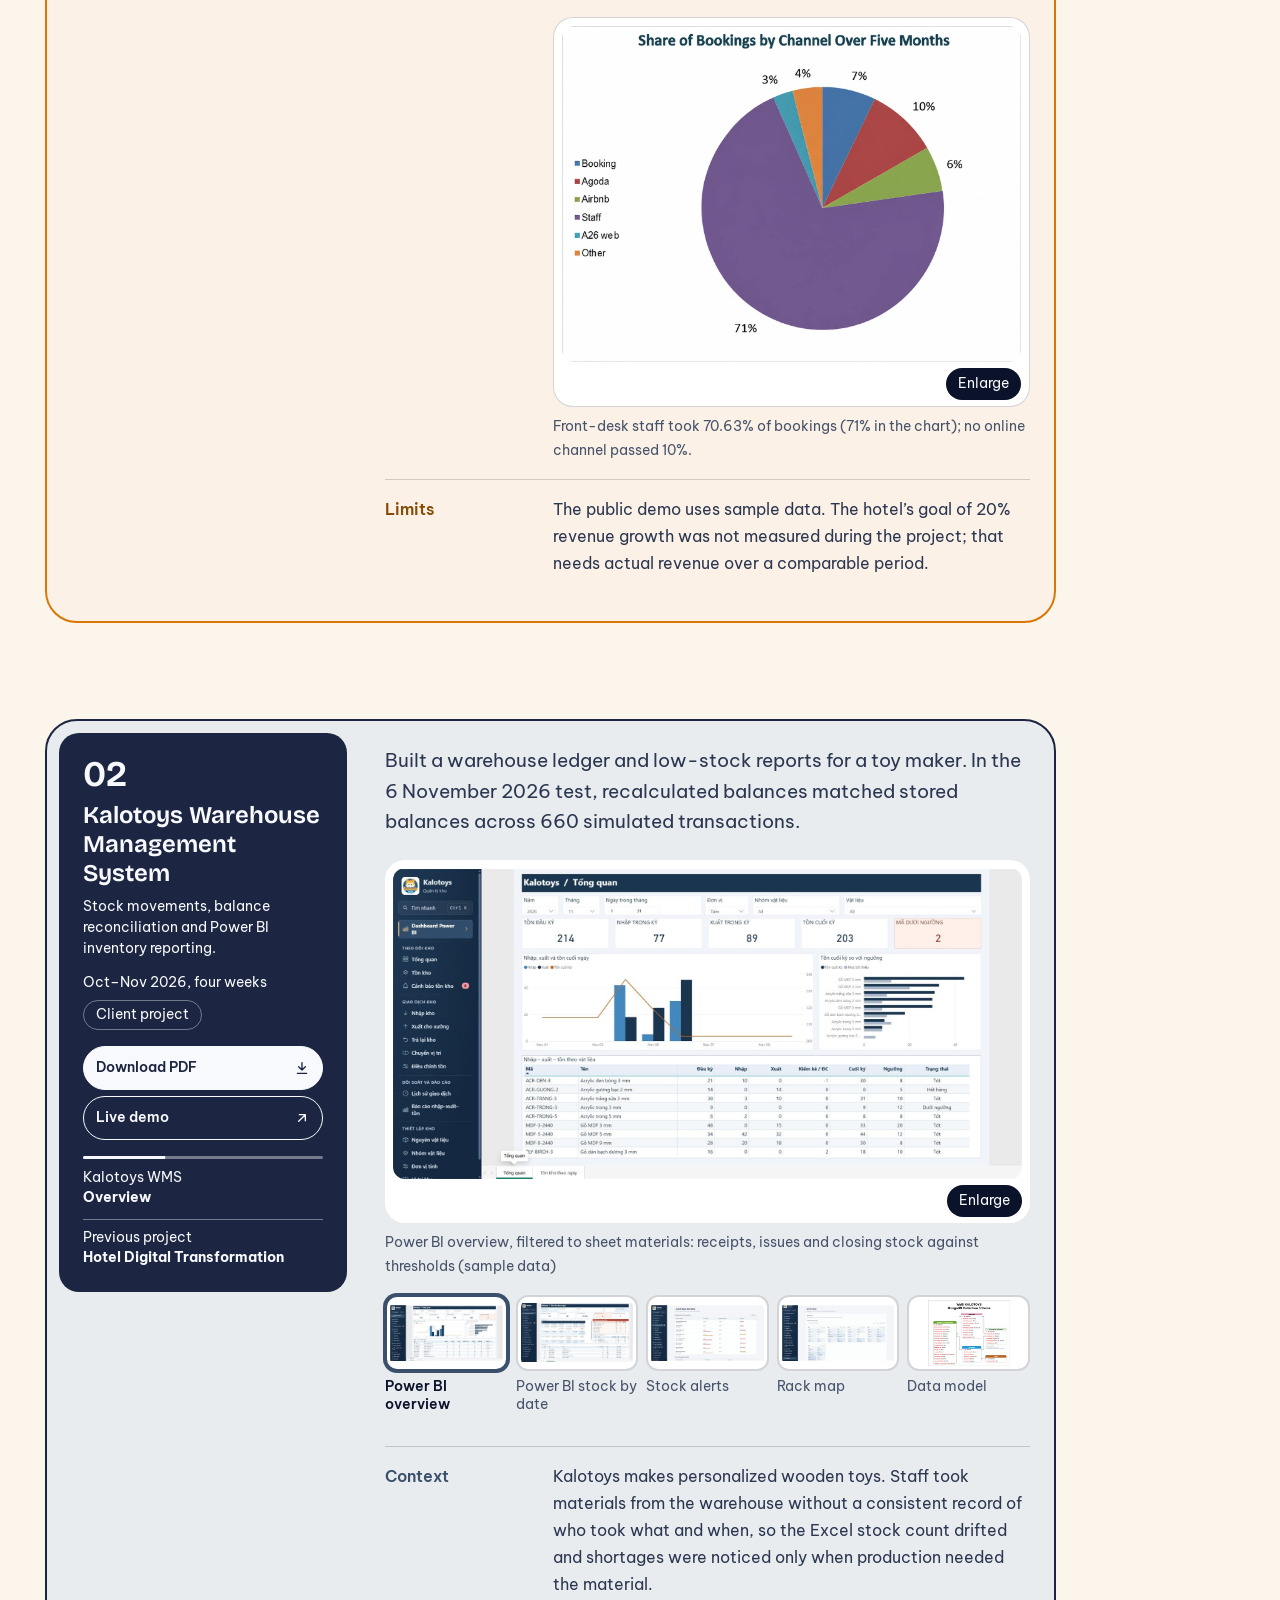
<file: portfolio/index.html>
<!doctype html>
<html lang="en">
<head>
  <meta charset="utf-8">
  <meta name="viewport" content="width=device-width, initial-scale=1">
  <meta name="theme-color" content="#0B132B">
  <meta name="description" content="Analytics Engineering portfolio of Vương Phan Quốc Cường. Six projects in data modeling, ETL, quality checks, and BI and product analytics.">
  <link rel="canonical" href="https://mpgranji.github.io/portfolio/">
  <meta property="og:type" content="website">
  <meta property="og:site_name" content="Vương Phan Quốc Cường">
  <meta property="og:title" content="Vương Phan Quốc Cường | Analytics Engineer">
  <meta property="og:description" content="Six case studies in ETL pipelines, analytical data modeling, data quality, and dashboards.">
  <meta property="og:url" content="https://mpgranji.github.io/portfolio/">
  <meta property="og:image" content="https://mpgranji.github.io/assets/img/portfolio-og.png?v=case-studies">
  <meta property="og:image:type" content="image/png">
  <meta property="og:image:width" content="1200">
  <meta property="og:image:height" content="630">
  <meta property="og:image:alt" content="Vương Phan Quốc Cường, Analytics Engineer, with the Retail Banking Customer 360 dashboard in Apache Superset.">
  <meta name="twitter:card" content="summary_large_image">
  <meta name="twitter:title" content="Vương Phan Quốc Cường | Analytics Engineer">
  <meta name="twitter:description" content="Six case studies in ETL pipelines, analytical data modeling, data quality, and dashboards.">
  <meta name="twitter:image" content="https://mpgranji.github.io/assets/img/portfolio-og.png?v=case-studies">
  <title>Vương Phan Quốc Cường | Analytics Engineer</title>
  <link rel="icon" href="data:image/svg+xml,%3Csvg xmlns='http://www.w3.org/2000/svg' viewBox='0 0 32 32'%3E%3Crect width='32' height='32' rx='16' fill='%230B132B'/%3E%3Cpath d='M6 20a10 10 0 0 1 20 0z' fill='%23D97706'/%3E%3C/svg%3E">
  <link rel="preconnect" href="https://fonts.googleapis.com">
  <link rel="preconnect" href="https://fonts.gstatic.com" crossorigin>
  <link rel="stylesheet" href="https://fonts.googleapis.com/css2?family=Be+Vietnam+Pro:wght@400;600&amp;family=Bricolage+Grotesque:wght@600;650&amp;display=swap">
  <link rel="stylesheet" href="../styles.css?v=desktop-projects">
  <script>document.documentElement.classList.add('js')</script>
  <script src="../main.js?v=desktop-projects" defer></script>
</head>
<body>
<svg hidden aria-hidden="true">
  <symbol id="i-down" viewBox="0 0 24 24"><path d="M12 5v14M6 13l6 6 6-6"/></symbol>
  <symbol id="i-chevron" viewBox="0 0 24 24"><path d="M6 9l6 6 6-6"/></symbol>
  <symbol id="i-timeline" viewBox="0 0 24 24"><path d="M5 6h.01M5 12h.01M5 18h.01M10 6h9m-9 6h9m-9 6h9"/></symbol>
  <symbol id="i-out" viewBox="0 0 24 24"><path d="M7 17L17 7M8 7h9v9"/></symbol>
  <symbol id="i-file" viewBox="0 0 24 24"><path d="M12 4v11M7 10l5 5 5-5M5 20h14"/></symbol>
</svg>

<a class="skip" href="#main">Skip to content</a>

<header class="site-header t-night">
  <div class="container header-row">
    <a class="brand" href="#top">Quốc Cường</a>
    <details class="menu timeline-menu">
      <summary><span data-current>Timeline</span><span class="sr-only compact-label">Timeline</span><svg class="icon timeline-chevron" aria-hidden="true"><use href="#i-chevron"/></svg><svg class="icon compact-icon" aria-hidden="true"><use href="#i-timeline"/></svg></summary>
      <nav class="menu-panel" aria-label="Chapters">
        <a href="#foundations"><i class="swatch" style="--c:var(--night)"></i>Since 2022: Foundations</a>
        <a href="#analysis"><i class="swatch" style="--c:var(--navy)"></i>Dec 2025: Data analysis</a>
        <a href="#platforms"><i class="swatch" style="--c:var(--steel)"></i>May–Jul 2026: Data platforms</a>
        <a href="#thesis"><i class="swatch" style="--c:var(--sky)"></i>May–Aug 2026: Graduation thesis</a>
        <a href="#internship"><i class="swatch" style="--c:var(--sand)"></i>Aug–Nov 2026: Internship</a>
        <a href="#next"><i class="swatch" style="--c:var(--amber)"></i>Next: Contact and CV</a>
      </nav>
    </details>
    <details class="menu project-menu">
      <summary>Projects<svg class="icon" aria-hidden="true"><use href="#i-chevron"/></svg></summary>
      <div class="menu-panel">
        <p class="project-menu-title">Projects</p>
        <div class="project-filter" hidden>
          <label class="sr-only" for="project-query">Filter projects</label>
          <input id="project-query" type="search" placeholder="Filter projects" autocomplete="off">
        </div>
        <nav aria-label="Jump to a project">
          <a href="#telecom">Telecom Customer 360</a>
          <a href="#recruitment">Recruitment Data Platform</a>
          <a href="#banking">Retail Banking Lakehouse</a>
          <a href="#fashion">Fashion E-commerce</a>
          <a href="#hotel">Hotel Digital Transformation</a>
          <a href="#kalotoys">Kalotoys Warehouse Management System</a>
        </nav>
        <p class="project-empty" role="status"></p>
      </div>
    </details>
    <details class="menu cv-menu">
      <summary aria-label="Download a CV">CV<svg class="icon" aria-hidden="true"><use href="#i-file"/></svg></summary>
      <nav class="menu-panel" aria-label="CV downloads">
        <a href="../assets/cv/VuongPhanQuocCuong-CV-DataAnalyst.pdf" download><svg class="icon" aria-hidden="true"><use href="#i-file"/></svg>Data Analyst CV (PDF)</a>
        <a href="../assets/cv/VuongPhanQuocCuong-CV-DataEngineer.pdf" download><svg class="icon" aria-hidden="true"><use href="#i-file"/></svg>Data Engineer CV (PDF)</a>
      </nav>
    </details>
  </div>
  <div class="progress" aria-hidden="true">
    <i></i><i></i><i></i><i></i><i></i><i></i>
  </div>
</header>

<main id="main" tabindex="-1">

  <!-- Hero: who, and the whole journey at a glance -->
  <section class="hero t-night" id="top" aria-labelledby="hero-title">
    <i class="glow glow-warm" aria-hidden="true"></i><i class="glow glow-cool" aria-hidden="true"></i>
    <div class="container hero-grid">
      <div>
        <p class="hero-name">Vương Phan Quốc Cường</p>
        <h1 id="hero-title">Analytics <em>Engineer</em></h1>
        <p class="hero-intro">I’m a Software Engineering student at Can Tho University. I build ETL pipelines, model and validate data with SQL, and develop dashboards. These case studies explain what I built, how I checked the data, and what the results showed.</p>
        <div class="hero-actions">
          <a class="btn btn-primary" href="#featured">Explore projects <svg class="icon" aria-hidden="true"><use href="#i-down"/></svg></a>
          <a class="btn" href="#internship">View internship work</a>
        </div>
      </div>

      <nav aria-label="Journey overview">
        <ol class="journey">
          <li style="--i:0"><a class="t-night" href="#foundations"><span class="when">Since 2022</span><span><strong>Foundations</strong><small>Can Tho University, ongoing LLM research</small></span></a></li>
          <li style="--i:1"><a class="t-navy" href="#analysis"><span class="when">Dec 2025</span><span><strong>Data analysis</strong><small>Telecom behavioral analytics</small></span></a></li>
          <li style="--i:2"><a class="t-steel" href="#platforms"><span class="when">May–Jul 2026</span><span><strong>Data platforms</strong><small>Recruitment pipeline, banking lakehouse</small></span></a></li>
          <li style="--i:3"><a class="t-sky" href="#thesis"><span class="when">May–Aug 2026</span><span><strong>Graduation thesis</strong><small>Fashion search and recommendation analytics</small></span></a></li>
          <li style="--i:4"><a class="t-sand" href="#internship"><span class="when">Aug–Nov 2026</span><span><strong>Internship at SonDoong Labs</strong><small>Hotel Digital, Kalotoys warehouse</small></span></a></li>
          <li style="--i:5"><a class="t-amber" href="#next"><span class="when">Next</span><span><strong>Contact and CV</strong><small>Expected graduation in Dec 2026</small></span></a></li>
        </ol>
      </nav>
    </div>
  </section>

  <nav class="featured t-night" id="featured" aria-labelledby="h-featured">
    <div class="container">
      <h2 id="h-featured">Featured projects</h2>
      <div class="case-index featured-index">
        <a class="p-navy" href="#kalotoys"><span><strong>Kalotoys Warehouse Management System</strong><small>Stock balances matched across 660 simulated transactions in the 6 Nov test</small></span><svg class="icon" aria-hidden="true"><use href="#i-down"/></svg></a>
        <a class="p-amber" href="#hotel"><span><strong>Hotel Digital Transformation</strong><small>17.83% occupancy in October and a proposed rate change</small></span><svg class="icon" aria-hidden="true"><use href="#i-down"/></svg></a>
        <a class="p-sand" href="#banking"><span><strong>Retail Banking Lakehouse</strong><small>10,000 simulated customers and 19 of 19 quality checks passed</small></span><svg class="icon" aria-hidden="true"><use href="#i-down"/></svg></a>
      </div>
    </div>
  </nav>

  <!-- Since 2022 -->
  <section class="chapter t-night" id="foundations" data-theme="t-night" data-label="Since 2022" aria-labelledby="h-foundations">
    <div class="container chapter-grid">
      <header class="chapter-intro">
        <span class="chapter-date">Since 2022</span>
        <h2 id="h-foundations">Software engineering foundations</h2>
        <p class="chapter-story">Coursework in software engineering and databases led to projects in data processing, reporting, and business intelligence.</p>
        <div class="toolkit"><h3>Core tools</h3><ul class="tools"><li class="tag">Python</li><li class="tag">SQL</li><li class="tag">MongoDB</li><li class="tag">Git</li></ul></div>
      </header>

      <div class="timeline">
        <article class="project" id="education" data-reveal>
          <p class="project-meta"><span>2022–2026</span><span class="tag">Education</span></p>
          <h3>Can Tho University</h3>
          <p class="project-lead">Software Engineering, High-Quality Program, cohort K48, with a GPA of 3.69/4.0.</p>
          <dl class="story">
            <div><dt>Data coursework</dt><dd>Big Data (9.6/10) and Business Intelligence (9.0/10).</dd></div>
            <div><dt>Graduation</dt><dd>Expected December 2026.</dd></div>
            <div class="research"><dt>Research</dt><dd><span class="status">In progress</span><cite>Research and Development of a Web-Based Question Bank Management Application Using Large Language Models (LLMs)</cite></dd></div>
          </dl>
        </article>
      </div>
    </div>
  </section>

  <!-- Dec 2025 -->
  <section class="chapter t-navy" id="analysis" data-theme="t-navy" data-label="Dec 2025" aria-labelledby="h-analysis">
    <div class="container">
      <header class="chapter-head">
        <div><span class="chapter-date">December 2025</span><h2 id="h-analysis">Telecom customer behavior</h2></div>
        <div><p class="chapter-story">Two Power BI views answer different questions: what each contract watched and how each user’s top search category changed across two periods.</p><div class="toolkit"><h3>Tools</h3><ul class="tools"><li class="tag">PySpark</li><li class="tag">Spark SQL</li><li class="tag">Pandas</li><li class="tag">MySQL</li><li class="tag">Power BI</li><li class="tag">OpenAI API</li></ul></div></div>
      </header>

      <article class="project case p-sky" id="telecom" aria-labelledby="t-telecom" tabindex="-1">
        <div class="project-side">
            <h3 id="t-telecom"><span>Telecom Customer 360 Behavioral Analytics</span></h3>
            <p class="project-what">Viewing activity by contract and search interest by user.</p>
            <p class="project-meta"><span>Dec 2025</span><span class="tag">Personal project</span></p>
            <div class="links"><a class="is-pdf" href="https://raw.githubusercontent.com/MPGranji/MPGranji/main/project-reports/Customer_360_Behavioral_Analytics.pdf"><span><span class="long">Download PDF</span><span class="short">PDF</span></span><svg class="icon" aria-hidden="true"><use href="#i-file"/></svg></a>
              <a class="is-demo" href="https://app.powerbi.com/view?r=eyJrIjoiOGZmMGY1ZDktM2JlZC00YzAwLTg1YjUtNzhkY2RkMWZmZWExIiwidCI6IjZhYzJhZDA2LTY5MmMtNDY2My1iN2FmLWE5ZmYyYTg2NmQwYyIsImMiOjEwfQ%3D%3D" target="_blank" rel="noopener"><span><span class="long">Live dashboard</span><span class="short">Dashboard</span></span><svg class="icon" aria-hidden="true"><use href="#i-out"/></svg></a>
              <a class="is-code" href="https://github.com/MPGranji/etl-customer-360-behavioral-analytics" target="_blank" rel="noopener"><span><span class="long">Source code</span><span class="short">Code</span></span><svg class="icon" aria-hidden="true"><use href="#i-out"/></svg></a></div>
            <div class="reading" aria-hidden="true"><span class="reading-name">Telecom Customer 360</span><strong data-reading>Overview</strong><i></i></div>
        </div>
        <div class="project-main" data-reveal>
          <p class="project-lead">Turned 50 million log records into two Power BI views. In April 2022, 71.64% of contracts logged viewing on at least 15 days. Across the June and July search periods, 69.13% of returning users changed their top category.</p>
          <div class="project-body">
            <figure class="gallery">
                <button class="shot" type="button"><img src="../assets/img/telecom-viewing.jpg" width="1682" height="1067" loading="lazy" alt="Viewing page: 71.64% of contracts were highly active, and TV led watch time almost everywhere (content labels in Vietnamese)"><span class="shot-hint">Enlarge</span></button>
                <figcaption>Viewing page: 71.64% of contracts were highly active, and TV led watch time almost everywhere (content labels in Vietnamese)</figcaption>
                <div class="thumbs">
                  <button type="button" aria-pressed="true" data-src="../assets/img/telecom-viewing.jpg" data-caption="Viewing page: 71.64% of contracts were highly active, and TV led watch time almost everywhere (content labels in Vietnamese)"><img src="../assets/thumb/telecom-viewing.jpg" width="320" height="200" loading="lazy" alt="">Viewing</button>
                  <button type="button" aria-pressed="false" data-src="../assets/img/telecom-search.jpg" data-caption="Search page: 69.13% of users changed their top category. Drama to C Drama was the most frequent shift among pairs of named genres, excluding Other."><img src="../assets/thumb/telecom-search.jpg" width="320" height="200" loading="lazy" alt="">Search</button>
                  <button type="button" aria-pressed="false" data-src="../assets/img/telecom-pipeline.jpg" data-caption="Spark reads both logs, OpenAI labels search keywords, and MySQL feeds Power BI"><img src="../assets/thumb/telecom-pipeline.jpg" width="320" height="200" loading="lazy" alt="">Architecture</button>
                </div>
            </figure>
            <dl class="story">
              <div><dt>Context</dt><dd>A TV and streaming service wanted to know how often customers watch, what they spend their time on, and whether their search interests shift between periods. Viewing logs identify subscriptions by contract, while search logs identify people by user ID, so each question needed its own dataset.<figure class="gallery in-story">
                <button class="shot" type="button"><img src="../assets/img/telecom-example.webp" width="2170" height="610" loading="lazy" alt="A day with views counts once. Searches for different films can map to the same genre."><span class="shot-hint">Enlarge</span></button>
                <figcaption>A day with views counts once. Searches for different films can map to the same genre.</figcaption>
              </figure></dd></div>
              <div><dt>My role</dt><dd>Solo project: pipeline, metric definitions and dashboard.</dd></div>
              <div><dt>Approach</dt><dd><ul>
                <li>Kept viewing at contract level and search at user level, so no metric mixes the two kinds of identity.</li>
                <li>Defined activity as distinct viewing days, with 15 or more in April counting as highly active, and grouped app codes into five content groups.</li>
                <li>Ranked each user’s keywords with Spark SQL’s ROW_NUMBER, then sent only the distinct top keywords to GPT-4o-mini in batches for genre labels.</li>
                <li>Loaded the contract-level and user-level tables into MySQL over JDBC for Power BI.</li>
              </ul><figure class="gallery in-story">
                <button class="shot" type="button"><img src="../assets/img/telecom-steps.webp" width="1624" height="969" loading="lazy" alt="Viewing is summarized per contract and search per user"><span class="shot-hint">Enlarge</span></button>
                <figcaption>Viewing is summarized per contract and search per user</figcaption>
              </figure></dd></div>
              <div><dt>Result</dt><dd>TV led watch time for 97.15% of all contracts. Among the 86,172 users who searched in both 1–14 June and 1–14 July 2022, 59,570 (69.13%) changed their top category. I suggested prioritizing TV in a homepage content review and testing C Drama suggestions for users moving from Drama.</dd></div>
              <div><dt>Limits</dt><dd>When two keywords tie for a user’s top rank, the pipeline does not break the tie.</dd></div>
            </dl>
          </div>
        </div>
      </article>
    </div>
  </section>

  <!-- May–Jul 2026 -->
  <section class="chapter t-steel" id="platforms" data-theme="t-steel" data-label="May–Jul 2026" aria-labelledby="h-platforms">
    <div class="container">
      <header class="chapter-head">
        <div><span class="chapter-date">May–July 2026</span><h2 id="h-platforms">Streaming and lakehouse pipelines</h2></div>
        <div><p class="chapter-story">The recruitment pipeline collects events and aggregates hourly KPIs. The banking lakehouse preserves customer history and serves masked datasets for analysis.</p><div class="toolkit"><h3>Tools</h3><ul class="tools"><li class="tag">Kafka</li><li class="tag">Structured Streaming</li><li class="tag">Cassandra</li><li class="tag">Airflow</li><li class="tag">Iceberg</li><li class="tag">MinIO</li><li class="tag">Trino</li><li class="tag">PostgreSQL</li><li class="tag">Docker</li></ul></div></div>
      </header>
      <p class="case-count">Two projects in this chapter</p>
      <nav class="case-index" aria-label="Projects in this chapter">
        <a class="p-sky" href="#recruitment"><b>01</b><span><strong>Recruitment Data Platform</strong><small>Streaming ingestion and hourly job-ad KPIs</small></span><svg class="icon" aria-hidden="true"><use href="#i-down"/></svg></a>
        <a class="p-sand" href="#banking"><b>02</b><span><strong>Retail Banking Lakehouse</strong><small>Customer marts on simulated banking data</small></span><svg class="icon" aria-hidden="true"><use href="#i-down"/></svg></a>
      </nav>

      <article class="project case p-sky" id="recruitment" aria-labelledby="t-recruitment" tabindex="-1">
        <div class="project-side">
            <h3 id="t-recruitment"><span class="project-no" aria-hidden="true">01</span><span>Recruitment Data Platform</span></h3>
            <p class="project-what">Hourly job-ad metrics from a stream of recruitment events.</p>
            <p class="project-meta"><span>May 2026</span><span class="tag">Personal project</span></p>
            <div class="links"><a class="is-pdf" href="https://raw.githubusercontent.com/MPGranji/MPGranji/main/project-reports/recruitment.pdf"><span><span class="long">Download PDF</span><span class="short">PDF</span></span><svg class="icon" aria-hidden="true"><use href="#i-file"/></svg></a>
              <a class="is-code" href="https://github.com/MPGranji/project_de-recruitment" target="_blank" rel="noopener"><span><span class="long">Source code</span><span class="short">Code</span></span><svg class="icon" aria-hidden="true"><use href="#i-out"/></svg></a></div>
            <div class="reading" aria-hidden="true"><span class="reading-name">Recruitment Data Platform</span><strong data-reading>Overview</strong><i></i></div>
            <a class="project-switch" href="#banking"><span>Next project</span><strong>Retail Banking Lakehouse</strong></a>
        </div>
        <div class="project-main" data-reveal>
          <p class="project-lead">Built a Kafka and Spark pipeline that turns simulated job-ad events into six hourly KPIs. An Airflow job scheduled every minute reads from a timestamp cutoff in MySQL.</p>
          <div class="project-body">
            <figure class="gallery">
                <button class="shot" type="button"><img src="../assets/img/recruitment-architecture.png?v=cutoff" width="1980" height="860" loading="lazy" alt="Spark streams events into Cassandra. Airflow schedules a batch every minute to write hourly KPI rows to MySQL."><span class="shot-hint">Enlarge</span></button>
                <figcaption>Spark streams events into Cassandra. Airflow schedules a batch every minute to write hourly KPI rows to MySQL.</figcaption>
                <div class="thumbs">
                  <button type="button" aria-pressed="true" data-src="../assets/img/recruitment-architecture.png?v=cutoff" data-caption="Spark streams events into Cassandra. Airflow schedules a batch every minute to write hourly KPI rows to MySQL."><img src="../assets/thumb/recruitment-architecture.png?v=cutoff" width="320" height="200" loading="lazy" alt="">Architecture</button>
                  <button type="button" aria-pressed="false" data-src="../assets/img/recruitment-model.webp" data-caption="Event log in, hourly KPI table out, with company IDs joined from the job table"><img src="../assets/thumb/recruitment-model.webp" width="320" height="200" loading="lazy" alt="">Data model</button>
                  <button type="button" aria-pressed="false" data-src="../assets/img/recruitment-airflow.jpg" data-caption="The batch DAG in Airflow, scheduled every minute; two runs were in progress when captured"><img src="../assets/thumb/recruitment-airflow.jpg" width="320" height="200" loading="lazy" alt="">Airflow runs</button>
                </div>
            </figure>
            <dl class="story">
              <div><dt>Context</dt><dd>A job ad can run on several channels at once. To compare channels within the same hour, a recruitment team had to group raw clicks and applications by ad, channel and hour for every report. The project automates that table, using simulated events.</dd></div>
              <div><dt>My role</dt><dd>Solo project.</dd></div>
              <div><dt>Approach</dt><dd><ul>
                <li>Parsed Kafka JSON against an explicit schema in Spark Structured Streaming and checkpointed progress, so a restarted stream resumes where it stopped.</li>
                <li>Compared the latest Cassandra event timestamp with MySQL’s latest result update time. When Cassandra was ahead, the batch read events at or after the MySQL cutoff.</li>
                <li>Defined six KPIs per hour, job, publisher, campaign and group: clicks, conversions, qualified and disqualified applications, hourly spend and average bid. A join to the job table adds company IDs.</li>
                <li>Scheduled the batch every minute in Airflow and ran the stack with Docker Compose.</li>
              </ul><figure class="gallery in-story">
                <button class="shot" type="button"><img src="../assets/img/recruitment-batch.webp" width="1983" height="793" loading="lazy" alt="Each run checks for new events, then filters, aggregates, joins and appends"><span class="shot-hint">Enlarge</span></button>
                <figcaption>Each run checks for new events, then filters, aggregates, joins and appends</figcaption>
              </figure></dd></div>
              <div><dt>Result</dt><dd>The pipeline produces an hourly table that can be filtered by job, channel, campaign and group. I verified the KPI formulas by recomputing 20 logged events from one group and hour: 10 clicks, 30.00 spend and a 1.50 average bid.</dd></div>
              <div><dt>Limits</dt><dd>Events at the cutoff can be read again, and late events with older timestamps can be missed. The batch appends results, so an hourly group can have multiple rows. Resolve overlapping events before summing counts and spend. Recalculate the average bid from total bid and the number of valid bids in the underlying events.</dd></div>
            </dl>
          </div>
        </div>
      </article>

      <article class="project case p-sand" id="banking" aria-labelledby="t-banking" tabindex="-1">
        <div class="project-side">
            <h3 id="t-banking"><span class="project-no" aria-hidden="true">02</span><span>Retail Banking Customer 360 Lakehouse</span></h3>
            <p class="project-what">Historized customer dimensions, validated marts and masked reporting views.</p>
            <p class="project-meta"><span>Jul 2026</span><span class="tag">Course project</span><span class="tag">Top 3 in cohort</span></p>
            <div class="links"><a class="is-pdf" href="https://raw.githubusercontent.com/MPGranji/MPGranji/main/project-reports/Bao_cao_Customer_360_Lakehouse_Banking.pdf"><span><span class="long">Download PDF</span><span class="short">PDF</span></span><svg class="icon" aria-hidden="true"><use href="#i-file"/></svg></a>
              <a class="is-code" href="https://github.com/MPGranji/retail-banking-customer360-lakehouse" target="_blank" rel="noopener"><span><span class="long">Source code</span><span class="short">Code</span></span><svg class="icon" aria-hidden="true"><use href="#i-out"/></svg></a></div>
            <div class="reading" aria-hidden="true"><span class="reading-name">Retail Banking Lakehouse</span><strong data-reading>Overview</strong><i></i></div>
            <a class="project-switch" href="#recruitment"><span>Previous project</span><strong>Recruitment Data Platform</strong></a>
        </div>
        <div class="project-main" data-reveal>
          <p class="project-lead">Built a Customer 360 lakehouse that gives marketing one consistent, masked row per customer per day for 10,000 simulated banking customers. It was recognized as a Top 3 project in the COLE banking data engineering course.</p>
          <div class="project-body">
            <figure class="gallery">
                <button class="shot" type="button"><img src="../assets/img/banking-architecture.webp" width="1672" height="940" loading="lazy" alt="Core banking, cards and CRM feed a masked customer view rebuilt daily."><span class="shot-hint">Enlarge</span></button>
                <figcaption>Core banking, cards and CRM feed a masked customer view rebuilt daily.</figcaption>
                <div class="thumbs">
                  <button type="button" aria-pressed="true" data-src="../assets/img/banking-architecture.webp" data-caption="Core banking, cards and CRM feed a masked customer view rebuilt daily."><img src="../assets/thumb/banking-architecture.webp" width="320" height="200" loading="lazy" alt="">Architecture</button>
                  <button type="button" aria-pressed="false" data-src="../assets/img/banking-serving.jpg" data-caption="Superset demo on the masked mart: RFM segments, churn risk and cross-sell for 10,000 synthetic customers"><img src="../assets/thumb/banking-serving.jpg" width="320" height="200" loading="lazy" alt="">Superset dashboard</button>
                  <button type="button" aria-pressed="false" data-src="../assets/img/banking-airflow.jpg" data-caption="The lakehouse DAGs in Airflow; the daily parent DAG is paused between test runs"><img src="../assets/thumb/banking-airflow.jpg" width="320" height="200" loading="lazy" alt="">Airflow DAGs</button>
                </div>
            </figure>
            <dl class="story">
              <div><dt>Context</dt><dd>In the simulated bank, customer data sits in core banking (Oracle) and in card and CRM systems (PostgreSQL), with different keys and levels of detail. Marketing needs one customer view, a history of changes and no access to raw personal data. IT wants fewer reports querying the source systems directly.</dd></div>
              <div><dt>My role</dt><dd>The course provided a starting demo with ingestion and basic analysis. I added dimension history, safe reruns, orchestration, quality checks and the masked serving layer.</dd></div>
              <div><dt>Approach</dt><dd><ul>
                <li>Kept history for customer, account, product and branch with SCD Type 2, and joined facts to the version valid at the time, so past reports show customers as they were. Rerunning a batch creates no duplicate versions.</li>
                <li>Aggregated balances, loans and transactions per customer before joining, so the Gold mart keeps one row per customer and date instead of multiplying rows.</li>
                <li>Ran eight child DAGs from one daily parent DAG that passes the business date and run ID, and logged 19 quality checks per run to PostgreSQL. A failed critical check fails the run.</li>
                <li>Masked personal data and limited the marketing role to the sandbox through Trino.</li>
              </ul><figure class="gallery in-story">
                <button class="shot" type="button"><img src="../assets/img/banking-dag.png" width="1980" height="860" loading="lazy" alt="Bronze, Silver, Gold and segmentation run in order for one business date; masking publishes to the Sandbox, then quality checks run"><span class="shot-hint">Enlarge</span></button>
                <figcaption>Bronze, Silver, Gold and segmentation run in order for one business date; masking publishes to the Sandbox, then quality checks run</figcaption>
              </figure></dd></div>
              <div><dt>Result</dt><dd>In the acceptance run for business date 2026-01-01, all eight child DAGs succeeded and 19 of 19 checks passed. The current mart holds 10,000 unique customers and the history mart 20,000 snapshot rows across two dates.</dd></div>
              <div><dt>Limits</dt><dd>All data is synthetic, and the acceptance run was triggered manually rather than on the daily schedule.</dd></div>
            </dl>
          </div>
        </div>
      </article>
    </div>
  </section>

  <!-- May–Aug 2026 -->
  <section class="chapter t-sky" id="thesis" data-theme="t-sky" data-label="May–Aug 2026" aria-labelledby="h-thesis">
    <div class="container">
      <header class="chapter-head">
        <div><span class="chapter-date">May–August 2026</span><h2 id="h-thesis">Search and recommendation analytics</h2></div>
        <div><p class="chapter-story">My thesis combined a mobile shopping app with a web admin dashboard that shows where searches fail and how shoppers respond to recommendations.</p><div class="toolkit"><h3>Tools</h3><ul class="tools"><li class="tag">React Native</li><li class="tag">Expo</li><li class="tag">React</li><li class="tag">TypeScript</li><li class="tag">MongoDB</li></ul></div></div>
      </header>

      <article class="project case p-navy" id="fashion" aria-labelledby="t-fashion" tabindex="-1">
        <div class="project-side">
            <h3 id="t-fashion"><span>Fashion E-commerce</span></h3>
            <p class="project-what">Search analytics, recommendations and virtual try-on in a two-person thesis.</p>
            <p class="project-meta"><span>Defended 24 Aug 2026</span><span class="tag">Grade 9.1/10</span><span class="tag">Team of two</span></p>
            <div class="links"><a class="is-pdf" href="https://raw.githubusercontent.com/MPGranji/MPGranji/main/project-reports/fashion-ecommerce-mobile.pdf"><span><span class="long">Download PDF</span><span class="short">PDF</span></span><svg class="icon" aria-hidden="true"><use href="#i-file"/></svg></a>
              <a class="is-demo" href="https://www.youtube.com/watch?v=jNOUzghrpYM" target="_blank" rel="noopener"><span><span class="long">App demo</span><span class="short">App</span></span><svg class="icon" aria-hidden="true"><use href="#i-out"/></svg></a>
              <a class="is-demo" href="https://youtu.be/h9GcLePPjQY" target="_blank" rel="noopener"><span><span class="long">Admin demo</span><span class="short">Admin</span></span><svg class="icon" aria-hidden="true"><use href="#i-out"/></svg></a>
              <a class="is-code" href="https://github.com/phatdat2510/fashion-ecommerce-system" target="_blank" rel="noopener"><span><span class="long">Source code</span><span class="short">Code</span></span><svg class="icon" aria-hidden="true"><use href="#i-out"/></svg></a></div>
            <div class="reading" aria-hidden="true"><span class="reading-name">Fashion E-commerce</span><strong data-reading>Overview</strong><i></i></div>
        </div>
        <div class="project-main" data-reveal>
          <p class="project-lead">Built admin dashboards that track failed searches and attribute purchases to recommendation interactions. I also built the mobile app’s recommender and virtual try-on. The thesis earned 9.1/10.</p>
          <div class="project-body">
            <figure class="gallery">
                <button class="shot" type="button"><img src="../assets/img/thesis-admin.webp" width="1623" height="969" loading="lazy" alt="Search page, translated to English (demo data): 10.3% of searches returned no products."><span class="shot-hint">Enlarge</span></button>
                <figcaption>Search page, translated to English (demo data): 10.3% of searches returned no products.</figcaption>
                <div class="thumbs">
                  <button type="button" aria-pressed="true" data-src="../assets/img/thesis-admin.webp" data-caption="Search page, translated to English (demo data): 10.3% of searches returned no products."><img src="../assets/thumb/thesis-admin.webp" width="320" height="200" loading="lazy" alt="">Search analytics</button>
                  <button type="button" aria-pressed="false" data-src="../assets/img/thesis-rec-analytics.jpg" data-caption="Recommendation page: the funnel from impressions to payment and CTR by day (interface in Vietnamese, demo data)"><img src="../assets/thumb/thesis-rec-analytics.jpg" width="320" height="200" loading="lazy" alt="">Recommendation analytics</button>
                  <button type="button" aria-pressed="false" data-src="../assets/img/thesis-browse.jpg" data-caption="Mobile app: pick a wardrobe, then browse by category (interface in Vietnamese, faces covered)"><img src="../assets/thumb/thesis-browse.jpg" width="320" height="200" loading="lazy" alt="">Product browsing</button>
                  <button type="button" aria-pressed="false" data-src="../assets/img/thesis-search.jpg" data-caption="Mobile search: suggestions while typing, then results that can be filtered by category"><img src="../assets/thumb/thesis-search.jpg" width="320" height="200" loading="lazy" alt="">Search</button>
                  <button type="button" aria-pressed="false" data-src="../assets/img/thesis-detail.jpg" data-caption="Product detail: size chart, verified reviews and outfit suggestions"><img src="../assets/thumb/thesis-detail.jpg" width="320" height="200" loading="lazy" alt="">Product detail</button>
                  <button type="button" aria-pressed="false" data-src="../assets/img/thesis-for-you.jpg" data-caption="Recommendations change with context: Home, Product Detail and Cart"><img src="../assets/thumb/thesis-for-you.jpg" width="320" height="200" loading="lazy" alt="">Recommender</button>
                  <button type="button" aria-pressed="false" data-src="../assets/img/thesis-fitting.jpg" data-caption="Virtual try-on: progress, generated photos and video, with faces covered"><img src="../assets/thumb/thesis-fitting.jpg" width="320" height="200" loading="lazy" alt="">Virtual try-on</button>
                  <button type="button" aria-pressed="false" data-src="../assets/img/thesis-tryon.jpg" data-caption="Behind the try-on: validation, image checks, garment preparation, generation and delivery"><img src="../assets/thumb/thesis-tryon.jpg" width="320" height="200" loading="lazy" alt="">Try-on pipeline</button>
                </div>
            </figure>
            <dl class="story">
              <div><dt>Context</dt><dd>Store staff need to see which searches return nothing and where shoppers drop off after seeing a recommendation. Shoppers need suggestions that fit what they are looking at, and a way to try clothes on before buying.</dd></div>
              <div><dt>My role</dt><dd>Team of two. I owned the React Native app, the recommender, virtual try-on and the admin analytics. My teammate built the customer web app and image search.</dd></div>
              <div><dt>Approach</dt><dd><ul>
                <li>Defined the zero-result rate as the share of searches in a period that return no products, and listed the failing queries so staff can add synonyms or categories.</li>
                <li>Logged recommendation impressions, clicks, add-to-cart events, orders and payments, then reported CTR, step conversion and net attributed revenue by placement and algorithm version.</li>
                <li>Ranked recommendations by context: shopper behavior on Home, item attributes for similar products and outfit compatibility in the Cart.</li>
              </ul><figure class="gallery in-story">
                <button class="shot" type="button"><img src="../assets/img/thesis-architecture.jpg" width="1477" height="1093" loading="lazy" alt="One Node.js and Express API serves the mobile app and web admin, stores data in MongoDB Atlas and sends try-on jobs to a ComfyUI and FastAPI generator"><span class="shot-hint">Enlarge</span></button>
                <figcaption>One Node.js and Express API serves the mobile app and web admin, stores data in MongoDB Atlas and sends try-on jobs to a ComfyUI and FastAPI generator</figcaption>
              </figure></dd></div>
              <div><dt>Result</dt><dd>Staff can compare placements and algorithm versions and see where the funnel drops. In an offline benchmark on 100 Amazon Fashion cases, the Home recommender scored 0.0615 NDCG@5 against 0.0063 for a most-popular baseline.<figure class="gallery in-story">
                <button class="shot" type="button"><img src="../assets/img/thesis-evaluation.jpg" width="1576" height="473" loading="lazy" alt="Offline ranking quality of Home recommendations against a most-popular baseline"><span class="shot-hint">Enlarge</span></button>
                <figcaption>Offline ranking quality of Home recommendations against a most-popular baseline</figcaption>
              </figure></dd></div>
              <div><dt>Limits</dt><dd>Dashboard figures come from demo usage, not a live store.</dd></div>
            </dl>
          </div>
        </div>
      </article>
    </div>
  </section>

  <!-- Aug–Nov 2026 -->
  <section class="chapter t-sand" id="internship" data-theme="t-sand" data-label="Aug–Nov 2026" aria-labelledby="h-internship">
    <div class="container">
      <header class="chapter-head">
        <div><span class="chapter-date">August–November 2026</span><h2 id="h-internship">Analytics for hotel and warehouse operations</h2></div>
        <div><p class="chapter-story">At SonDoong Labs I worked with booking and inventory records, built operational features, and connected reporting to the systems that recorded the data.</p><div class="toolkit"><h3>Tools</h3><ul class="tools"><li class="tag">Excel PivotTables</li><li class="tag">Power BI</li><li class="tag">DAX queries</li><li class="tag">Next.js</li><li class="tag">ASP.NET Core</li><li class="tag">Azure SQL</li><li class="tag">MongoDB Atlas</li><li class="tag">Vercel</li><li class="tag">Microsoft Fabric</li></ul></div></div>
      </header>
      <p class="employer"><strong>Software Engineering Intern, SonDoong Labs</strong><span>August to November 2026. Two client projects.</span></p>
      <p class="case-count">Two projects in this chapter</p>
      <nav class="case-index" aria-label="Projects in this chapter">
        <a class="p-amber" href="#hotel"><b>01</b><span><strong>Hotel Digital Transformation</strong><small>Occupancy analysis and front-desk reporting</small></span><svg class="icon" aria-hidden="true"><use href="#i-down"/></svg></a>
        <a class="p-navy" href="#kalotoys"><b>02</b><span><strong>Kalotoys WMS</strong><small>Inventory modeling and stock reconciliation</small></span><svg class="icon" aria-hidden="true"><use href="#i-down"/></svg></a>
      </nav>

      <article class="project case p-amber" id="hotel" aria-labelledby="t-hotel" tabindex="-1">
        <div class="project-side">
            <h3 id="t-hotel"><span class="project-no" aria-hidden="true">01</span><span>Hotel Digital Transformation</span></h3>
            <p class="project-what">Occupancy analysis, a pricing proposal and an operations app with embedded reporting.</p>
            <p class="project-meta"><span>2026, eight weeks</span><span class="tag">Client project</span></p>
            <div class="links"><a class="is-pdf" href="https://raw.githubusercontent.com/MPGranji/MPGranji/main/project-reports/Report_hotel_VPQC.pdf"><span><span class="long">Download PDF</span><span class="short">PDF</span></span><svg class="icon" aria-hidden="true"><use href="#i-file"/></svg></a>
              <a class="is-demo" href="https://hotel-digital.vercel.app/" target="_blank" rel="noopener" aria-describedby="hotel-demo-note"><span><span class="long">Demo (sample data)</span><span class="short">Demo</span></span><svg class="icon" aria-hidden="true"><use href="#i-out"/></svg></a></div>
            <p class="project-note" id="hotel-demo-note">Demo account on the login page.</p>
            <div class="reading" aria-hidden="true"><span class="reading-name">Hotel Digital Transformation</span><strong data-reading>Overview</strong><i></i></div>
            <a class="project-switch" href="#kalotoys"><span>Next project</span><strong>Kalotoys WMS</strong></a>
        </div>
        <div class="project-main" data-reveal>
          <p class="project-lead">Found that occupancy fell to 17.83% in October 2024 and proposed a change to direct booking rates. I also helped digitize the paper booking records and validate the Power BI reports.</p>
          <div class="project-body">
            <figure class="gallery">
                <button class="shot" type="button"><img src="../assets/img/hotel-overview.jpg" width="1673" height="834" loading="lazy" alt="Front-desk overview: arrivals, departures and overdue tasks (interface in Vietnamese, demo data)"><span class="shot-hint">Enlarge</span></button>
                <figcaption>Front-desk overview: arrivals, departures and overdue tasks (interface in Vietnamese, demo data)</figcaption>
                <div class="thumbs">
                  <button type="button" aria-pressed="true" data-src="../assets/img/hotel-overview.jpg" data-caption="Front-desk overview: arrivals, departures and overdue tasks (interface in Vietnamese, demo data)"><img src="../assets/thumb/hotel-overview.jpg" width="320" height="200" loading="lazy" alt="">Overview</button>
                  <button type="button" aria-pressed="false" data-src="../assets/img/hotel-bookings.jpg" data-caption="The paper booking book as a searchable screen (demo data)"><img src="../assets/thumb/hotel-bookings.jpg" width="320" height="200" loading="lazy" alt="">Booking book</button>
                  <button type="button" aria-pressed="false" data-src="../assets/img/hotel-business.jpg" data-caption="Power BI business overview: booking value, room revenue, occupancy, revenue by room type and channel (interface in Vietnamese, demo data)"><img src="../assets/thumb/hotel-business.jpg" width="320" height="200" loading="lazy" alt="">Power BI overview</button>
                  <button type="button" aria-pressed="false" data-src="../assets/img/hotel-monitor.jpg" data-caption="Power BI room monitoring: room status, upcoming bookings and payments by day (interface in Vietnamese, demo data)"><img src="../assets/thumb/hotel-monitor.jpg" width="320" height="200" loading="lazy" alt="">Room monitoring</button>
                  <button type="button" aria-pressed="false" data-src="../assets/img/hotel-model.jpg" data-caption="Each booking links one guest, one room and one channel"><img src="../assets/thumb/hotel-model.jpg" width="320" height="200" loading="lazy" alt="">Data model</button>
                </div>
            </figure>
            <dl class="story">
              <div><dt>Context</dt><dd>A hotel branch in Ho Chi Minh City was missing its revenue target while staff believed they had hit their targets. Paper records made it hard to compare bookings, stays and payments.</dd></div>
              <div><dt>My role</dt><dd>Intern on a SonDoong Labs client team. I reconciled the records and ran the analysis, built booking features in the API, and set up the reporting sync.</dd></div>
              <div><dt>Approach</dt><dd><ul>
                <li>Standardized booking codes, stay dates and channels across paper logs, Excel files and payment records, so bookings could be compared by room type and channel.</li>
                <li>Compared room nights, occupancy, room types and channels in Excel PivotTables for June to October 2024.</li>
                <li>Built booking features in an ASP.NET Core API on Azure App Service with Azure SQL, so each booking and payment is recorded once.</li>
                <li>Synced the Power BI data to Fabric Warehouse through the REST API, checking row counts with DAX before swapping in the new snapshot in one transaction.</li>
                <li>Switched the embedded report to Direct Lake, so it never reads a half-loaded snapshot and refreshes when a new version arrives.</li>
              </ul><figure class="gallery in-story">
                <button class="shot" type="button"><img src="../assets/img/hotel-architecture.webp" width="2008" height="783" loading="lazy" alt="First version, before the Fabric sync above: the app embedded Power BI reports in Import mode, so they were not real-time."><span class="shot-hint">Enlarge</span></button>
                <figcaption>First version, before the Fabric sync above: the app embedded Power BI reports in Import mode, so they were not real-time.</figcaption>
              </figure></dd></div>
              <div><dt>Result</dt><dd>Occupancy averaged 46.22% from June to October 2024 and fell to 17.83% in October. Front-desk staff handled 70.63% of bookings over the period. Standard and Deluxe rooms accounted for 67.53% of room nights and 66.84% of room revenue. I proposed raising walk-in and phone rates by 20% while keeping online travel agency rates unchanged.<figure class="gallery in-story">
                <button class="shot" type="button"><img src="../assets/img/hotel-occupancy.webp" width="1989" height="790" loading="lazy" alt="Occupancy fell to 17.83% in October, well below the 46.22% average"><span class="shot-hint">Enlarge</span></button>
                <figcaption>Occupancy fell to 17.83% in October, well below the 46.22% average</figcaption>
              </figure><figure class="gallery in-story">
                <button class="shot" type="button"><img src="../assets/img/hotel-channels.webp" width="1466" height="1073" loading="lazy" alt="Front-desk staff took 70.63% of bookings (71% in the chart); no online channel passed 10%."><span class="shot-hint">Enlarge</span></button>
                <figcaption>Front-desk staff took 70.63% of bookings (71% in the chart); no online channel passed 10%.</figcaption>
              </figure></dd></div>
              <div><dt>Limits</dt><dd>The public demo uses sample data. The hotel’s goal of 20% revenue growth was not measured during the project; that needs actual revenue over a comparable period.</dd></div>
            </dl>
          </div>
        </div>
      </article>

      <article class="project case p-navy" id="kalotoys" aria-labelledby="t-kalotoys" tabindex="-1">
        <div class="project-side">
            <h3 id="t-kalotoys"><span class="project-no" aria-hidden="true">02</span><span>Kalotoys Warehouse Management System</span></h3>
            <p class="project-what">Stock movements, balance reconciliation and Power BI inventory reporting.</p>
            <p class="project-meta"><span>Oct–Nov 2026, four weeks</span><span class="tag">Client project</span></p>
            <div class="links"><a class="is-pdf" href="https://raw.githubusercontent.com/MPGranji/MPGranji/main/project-reports/Report_Kalotoys_WMS.pdf"><span><span class="long">Download PDF</span><span class="short">PDF</span></span><svg class="icon" aria-hidden="true"><use href="#i-file"/></svg></a>
              <a class="is-demo" href="https://kalotoys-wms.vercel.app/tong-quan" target="_blank" rel="noopener"><span><span class="long">Live demo</span><span class="short">Demo</span></span><svg class="icon" aria-hidden="true"><use href="#i-out"/></svg></a></div>
            <div class="reading" aria-hidden="true"><span class="reading-name">Kalotoys WMS</span><strong data-reading>Overview</strong><i></i></div>
            <a class="project-switch" href="#hotel"><span>Previous project</span><strong>Hotel Digital Transformation</strong></a>
        </div>
        <div class="project-main" data-reveal>
          <p class="project-lead">Built a warehouse ledger and low-stock reports for a toy maker. In the 6 November 2026 test, recalculated balances matched stored balances across 660 simulated transactions.</p>
          <div class="project-body">
            <figure class="gallery">
                <button class="shot" type="button"><img src="../assets/img/wms-powerbi.jpg" width="1700" height="839" loading="lazy" alt="Power BI overview, filtered to sheet materials: receipts, issues and closing stock against thresholds (sample data)"><span class="shot-hint">Enlarge</span></button>
                <figcaption>Power BI overview, filtered to sheet materials: receipts, issues and closing stock against thresholds (sample data)</figcaption>
                <div class="thumbs">
                  <button type="button" aria-pressed="true" data-src="../assets/img/wms-powerbi.jpg" data-caption="Power BI overview, filtered to sheet materials: receipts, issues and closing stock against thresholds (sample data)"><img src="../assets/thumb/wms-powerbi.jpg" width="320" height="200" loading="lazy" alt="">Power BI overview</button>
                  <button type="button" aria-pressed="false" data-src="../assets/img/wms-stock.jpg" data-caption="Power BI stock by date for 10 Nov 2026: six materials below threshold, seven locations past 45 days and 28 of 30 slots in use (sample data)"><img src="../assets/thumb/wms-stock.jpg" width="320" height="200" loading="lazy" alt="">Power BI stock by date</button>
                  <button type="button" aria-pressed="false" data-src="../assets/img/wms-alerts.jpg" data-caption="Low-stock alerts by material, ready to export as a purchase list (sample data)"><img src="../assets/thumb/wms-alerts.jpg" width="320" height="200" loading="lazy" alt="">Stock alerts</button>
                  <button type="button" aria-pressed="false" data-src="../assets/img/wms-racks.jpg" data-caption="Every rack and slot on one map (sample data)"><img src="../assets/thumb/wms-racks.jpg" width="320" height="200" loading="lazy" alt="">Rack map</button>
                  <button type="button" aria-pressed="false" data-src="../assets/img/wms-model.jpg" data-caption="The movement ledger is kept separate from current balances"><img src="../assets/thumb/wms-model.jpg" width="320" height="200" loading="lazy" alt="">Data model</button>
                </div>
            </figure>
            <dl class="story">
              <div><dt>Context</dt><dd>Kalotoys makes personalized wooden toys. Staff took materials from the warehouse without a consistent record of who took what and when, so the Excel stock count drifted and shortages were noticed only when production needed the material.</dd></div>
              <div><dt>My role</dt><dd>Intern on a SonDoong Labs client team. I designed the ledger and balance model, built the movement forms and the reporting, and ran the reconciliation test.</dd></div>
              <div><dt>Approach</dt><dd><ul>
                <li>Defined eight movement types in a data dictionary, with one ledger row per material movement at a storage location.</li>
                <li>Kept the ledger and current balances in separate MongoDB Atlas collections and wrote each movement with its balance update in one transaction, so the two stay consistent.</li>
                <li>Recorded a transfer as a paired outgoing and incoming row, so total stock does not change when material moves between slots.</li>
                <li>Checked the available balance before every issue, and tested a daily sync of balances to Fabric Warehouse for Power BI.</li>
              </ul><figure class="gallery in-story">
                <button class="shot" type="button"><img src="../assets/img/wms-architecture.webp" width="1672" height="941" loading="lazy" alt="First design, before the Fabric sync above: Power BI would import on a schedule from a read-only WMS reporting API."><span class="shot-hint">Enlarge</span></button>
                <figcaption>First design, before the Fabric sync above: Power BI would import on a schedule from a read-only WMS reporting API.</figcaption>
              </figure></dd></div>
              <div><dt>Result</dt><dd>In the 6 November 2026 test, balances recalculated from 660 simulated transactions (713 ledger rows) matched the stored balances. In the 10 November 2026 dashboard snapshot, six materials were below threshold, seven locations held stock for more than 45 days, and 28 of 30 slots were in use.</dd></div>
              <div><dt>Limits</dt><dd>The trial runs on sample data, and the Fabric sync has been tested but is not yet in production.</dd></div>
            </dl>
          </div>
        </div>
      </article>
    </div>
  </section>

  <!-- Next -->
  <section class="chapter next t-amber" id="next" data-theme="t-amber" data-label="Next" aria-labelledby="h-next">
    <div class="container">
      <div class="next-grid">
        <header>
          <span class="chapter-date">Get in touch</span>
          <h2 id="h-next">Contact and CV</h2>
          <p class="chapter-story">I’m open to roles in analytics engineering, data analysis, and data engineering.</p>
          <div class="contact-links">
            <a href="mailto:vpqcuong@gmail.com">vpqcuong@gmail.com</a>
            <a href="https://github.com/MPGranji" target="_blank" rel="noopener">GitHub</a>
            <a href="https://www.linkedin.com/in/vuong-phan-quoc-cuong-31875b451/" target="_blank" rel="noopener">LinkedIn</a>
            <a href="tel:+84343149695">+84 343 149 695</a>
          </div>
        </header>
        <div>
          <a class="cv" href="../assets/cv/VuongPhanQuocCuong-CV-DataAnalyst.pdf" download><span><strong>Download Data Analyst CV</strong><span>PDF · 2 pages · Excel, SQL, Power BI</span></span><svg class="icon" aria-hidden="true"><use href="#i-file"/></svg></a>
          <a class="cv" href="../assets/cv/VuongPhanQuocCuong-CV-DataEngineer.pdf" download><span><strong>Download Data Engineer CV</strong><span>PDF · 2 pages · Spark, Airflow, Kafka</span></span><svg class="icon" aria-hidden="true"><use href="#i-file"/></svg></a>
        </div>
      </div>
      <footer class="site-footer"><span>© 2026 Vương Phan Quốc Cường, Can Tho, Vietnam</span><a href="#top">Back to the beginning</a></footer>
    </div>
  </section>
</main>

<dialog class="lightbox" aria-label="Enlarged project image">
  <img alt="">
  <form method="dialog" class="lightbox-bar"><p></p><button class="btn" autofocus>Close</button></form>
</dialog>
</body>
</html>
</file>
<file: styles.css>
/* ==========================================================================
   Night to daylight
   Six palette colours, one per chapter, from oldest (navy) to now (amber).
   1 tokens · 2 base · 3 components · 4 sections · 5 effects · 6 responsive
   ========================================================================== */

/* 1. Tokens -------------------------------------------------------------- */
:root {
  --night: #0B132B;
  --navy: #1C2541;
  --steel: #3A506B;
  --sky: #5BC0DE;
  --sand: #F4D6B0;
  --amber: #D97706;

  /* Derived from the palette, for text only */
  --white: #F7F9FC;
  --amber-ink: color-mix(in srgb, var(--amber) 62%, #000);

  /* 4 / 8 spacing scale */
  --s1: .25rem; --s2: .5rem; --s3: .75rem; --s4: 1rem; --s5: 1.5rem;
  --s6: 2rem; --s7: 3rem; --s8: 4rem; --s9: 6rem;

  /* Type scale. Nothing on the page is smaller than 14px. */
  --text-sm: .875rem;
  --text-md: 1rem;
  --text-lg: 1.1875rem;
  --text-xl: clamp(1.625rem, 2.4vw, 2.125rem);
  --text-2xl: clamp(2rem, 3.2vw, 2.75rem);
  --text-3xl: clamp(2.5rem, 4.7vw, 4.25rem);
  --display: "Bricolage Grotesque", "Segoe UI", system-ui, sans-serif;
  --sans: "Be Vietnam Pro", "Segoe UI", system-ui, sans-serif;

  --radius-sm: .75rem;
  --radius-md: 1.25rem;
  --radius-chapter: clamp(1.75rem, 4vw, 4rem);
  --tap: 44px;
  --header: 64px;
  --content-width: 1240px;
  --content-gutter: clamp(1rem, 3.5vw, 3rem);
  --ease: cubic-bezier(.22, 1, .36, 1);
  --fast: 180ms;
  --base: 360ms;
}

/* Semantic tokens. Components only read these.
   --fg     headings and controls
   --body   paragraphs and lists
   --muted  dates, captions, helper text
   --accent labels, links, the timeline. One accent per chapter. */
.t-night, .t-navy, .t-steel {
  --fg: var(--white); --body: #D3DAE5; --muted: #A7B4C6;
  --btn-bg: var(--amber); --btn-fg: var(--night);
}
.t-sky, .t-sand, .t-amber {
  --fg: var(--night); --body: #2B3650; --muted: #46536A;
  --btn-bg: var(--night); --btn-fg: var(--white);
}
.t-night { --bg: var(--night); --accent: var(--sky); --cap: var(--steel); }
.t-navy  { --bg: var(--navy);  --accent: var(--sky); --cap: var(--navy); }
.t-steel { --bg: var(--steel); --accent: var(--sand); --cap: var(--steel); --body: #E6EBF2; --muted: #CDD7E4; }

/* Bright colours become a cap on a soft tint, so long text stays easy to read. */
.t-sky   { --bg: color-mix(in srgb, var(--sky) 13%, #fff);  --accent: color-mix(in srgb, var(--sky) 45%, var(--night)); --cap: var(--sky); }
.t-sand  { --bg: color-mix(in srgb, var(--sand) 24%, #fff); --accent: var(--amber-ink); --cap: var(--sand); }
.t-amber { --bg: var(--sand); --accent: var(--amber-ink); --cap: var(--amber); }

/* The journey keeps all six colours at full strength. */
.journey .t-sky   { --bg: var(--sky);   --muted: var(--navy); }
.journey .t-sand  { --bg: var(--sand);  --muted: var(--navy); }
.journey .t-amber { --bg: var(--amber); --muted: var(--night); }

.t-night, .t-navy, .t-steel, .t-sky, .t-sand, .t-amber {
  --line: color-mix(in srgb, var(--fg) 18%, transparent);
  --wash: color-mix(in srgb, var(--fg) 7%, transparent);
}

/* 2. Base ---------------------------------------------------------------- */
* { box-sizing: border-box; }
html { scroll-behavior: smooth; scroll-padding-top: calc(var(--header) + var(--s4)); -webkit-text-size-adjust: 100%; }
body { margin: 0; background: var(--night); color: var(--white); font: 400 var(--text-md)/1.7 var(--sans); -webkit-font-smoothing: antialiased; }
h1, h2, h3, h4, p, ul, ol, dl, dd, figure { margin: 0; padding: 0; }
h1, h2, h3 { color: var(--fg); font-family: var(--display); font-weight: 650; line-height: 1.12; text-wrap: balance; }
p, li { text-wrap: pretty; }
img { display: block; max-width: 100%; }
a { color: inherit; }
button { color: inherit; font: inherit; cursor: pointer; }
[hidden] { display: none !important; }
:focus-visible { outline: 3px solid var(--accent, var(--sky)); outline-offset: 3px; }
.container { width: min(var(--content-width), calc(100% - 2 * var(--content-gutter))); margin-inline: auto; }
.sr-only { position: absolute; width: 1px; height: 1px; overflow: hidden; clip-path: inset(50%); white-space: nowrap; }
.skip { position: fixed; top: var(--s2); left: var(--s2); z-index: 100; padding: var(--s3) var(--s4); border-radius: var(--radius-sm); background: var(--sand); color: var(--night); transform: translateY(-160%); }
.skip:focus { transform: none; }

/* 3. Components ---------------------------------------------------------- */

/* Button */
.btn {
  position: relative; display: inline-flex; align-items: center; justify-content: center; gap: var(--s2);
  min-height: var(--tap); padding: var(--s2) var(--s5); border: 1.5px solid currentColor; border-radius: 99px;
  background: transparent; color: var(--fg); font-weight: 600; line-height: 1.3; text-decoration: none;
  transition: transform var(--fast) var(--ease), background-color var(--fast), color var(--fast);
}
.btn:hover { background: var(--fg); color: var(--bg); }
.btn:active { transform: scale(.97); }
.btn-primary { border-color: var(--btn-bg); background: var(--btn-bg); color: var(--btn-fg); }
.btn-primary:hover { background: var(--fg); border-color: var(--fg); color: var(--bg); }

/* Header */
.site-header { position: fixed; inset: 0 0 auto; z-index: 50; height: var(--header); background: var(--bg); color: var(--fg); transition: background-color var(--base), color var(--base); }
.header-row { display: flex; align-items: center; gap: var(--s4); height: calc(var(--header) - 4px); }
.brand { display: flex; align-items: center; min-height: var(--tap); margin-right: auto; font: 650 var(--text-lg)/1 var(--display); text-decoration: none; white-space: nowrap; }
.progress { display: grid; grid-template-columns: repeat(6, 1fr); height: 4px; }
.progress i { position: relative; overflow: hidden; background: color-mix(in srgb, var(--fg) 18%, transparent); }
.progress i::after { content: ""; position: absolute; inset: 0; background: var(--accent); transform: scaleX(var(--p, 0)); transform-origin: left; }

/* Dropdown */
.menu { position: relative; }
.menu summary {
  display: flex; align-items: center; gap: var(--s2); min-height: var(--tap); padding: 0 var(--s4); border: 1.5px solid var(--line);
  border-radius: 99px; font-size: var(--text-sm); font-weight: 600; white-space: nowrap; list-style: none; cursor: pointer;
}
.menu summary::-webkit-details-marker { display: none; }
.compact-label, .timeline-menu .compact-icon { display: none; }
.menu summary svg { transition: transform var(--fast); }
.menu[open] summary svg { transform: rotate(180deg); }
.cv-menu summary:hover { border-color: var(--fg); }
.cv-menu[open] summary svg, .timeline-menu[open] summary .compact-icon { transform: none; }
.cv-menu .menu-panel { min-width: 0; }
.cv-menu .menu-panel .icon { color: var(--amber); }
.menu-panel { position: absolute; top: calc(100% + var(--s2)); right: 0; width: max-content; min-width: 230px; max-width: calc(100vw - 2rem); padding: var(--s2); border-radius: var(--radius-md); background: var(--night); color: var(--white); border: 1px solid var(--steel); animation: drop var(--fast) var(--ease); }
.menu-panel a { display: flex; align-items: center; gap: var(--s3); min-height: var(--tap); padding: var(--s1) var(--s3); border-radius: var(--radius-sm); font-size: var(--text-sm); text-decoration: none; }
.menu-panel a:hover, .menu-panel a[aria-current] { background: var(--navy); }
.menu-panel a:focus-visible { outline-color: var(--sky); outline-offset: -3px; }
.swatch { width: 12px; height: 12px; flex: none; border-radius: 50%; background: var(--c); outline: 1px solid rgb(244 214 176 / .35); }

.project-menu[open] summary { border-color: var(--accent); }
.project-menu .menu-panel { width: 17rem; min-width: 0; max-height: calc(100dvh - var(--header) - var(--s5)); overflow-y: auto; overscroll-behavior: contain; }
.project-menu-title { display: none; }
.project-menu .menu-panel a { line-height: 1.35; }
.project-menu a[aria-current] { color: var(--sky); }
.project-filter { margin: var(--s1) var(--s1) var(--s2); }
.project-filter input {
  width: 100%; min-height: var(--tap); padding: var(--s2) var(--s3); border: 1px solid var(--steel);
  border-radius: var(--radius-sm); background: var(--navy); color: var(--white); font: inherit;
}
.project-filter input::placeholder { color: #A7B4C6; }
.project-empty:not(:empty) { padding: var(--s2) var(--s3); color: #A7B4C6; font-size: var(--text-sm); }

@media screen and (min-width: 1024px) {
  :root {
    --project-rail-width: 12.5rem;
    --project-rail-space: calc(var(--project-rail-width) + 2 * var(--s3));
  }
  /* Reserve a gutter on laptops and use the existing side margin on wide screens. */
  main > :is(section, .featured) {
    padding-inline-end: clamp(0px, calc(var(--content-width) + 2 * var(--project-rail-space) - 100%), calc(var(--project-rail-space) - var(--content-gutter)));
  }
  .project-menu {
    position: fixed; top: calc(var(--header) + var(--s5));
    right: max(var(--s3), calc((100% - var(--content-width)) / 2 - var(--project-rail-width) - var(--s3)));
  }
  .project-menu[open] summary { display: none; }
  .project-menu .menu-panel { position: static; width: var(--project-rail-width); max-height: calc(100dvh - var(--header) - var(--s7)); animation: none; }
  .project-menu-title { display: block; margin: var(--s2) var(--s3); font: 650 var(--text-lg)/1.3 var(--display); }
  .timeline-menu[open], .cv-menu[open] { z-index: 1; }
}

/* Tag and toolkit */
.tag { display: inline-flex; align-items: center; padding: 2px var(--s3); border: 1px solid var(--line); border-radius: 99px; font-size: var(--text-sm); white-space: nowrap; }
.tools { display: flex; flex-wrap: wrap; gap: 6px; list-style: none; }

/* Project */
.project { position: relative; padding-left: clamp(1.5rem, 3vw, 3rem); }
.project + .project { margin-top: var(--s8); padding-top: var(--s7); }
.project::before { content: ""; position: absolute; top: 5px; left: -7px; width: 15px; height: 15px; border: 2px solid var(--fg); border-radius: 50%; background: var(--bg); transition: background-color var(--base), box-shadow var(--base); }
.project + .project::before { top: calc(var(--s7) + 5px); }
.project.is-lit::before { border-color: var(--accent); background: var(--accent); box-shadow: 0 0 0 7px var(--wash); }
.project-meta { display: flex; flex-wrap: wrap; align-items: center; gap: var(--s2) var(--s3); margin-bottom: var(--s3); color: var(--muted); font-size: var(--text-sm); }
.project h3 { font-size: var(--text-xl); }
.project-lead { color: var(--body); max-width: 62ch; margin-top: var(--s3); font-size: var(--text-lg); line-height: 1.6; }

/* Case story */
.story { margin-top: var(--s6); }
.story > div { display: grid; grid-template-columns: 9rem minmax(0, 1fr); gap: var(--s2) var(--s5); padding-block: var(--s4); border-top: 1px solid var(--line); }
.story dt { font-weight: 600; color: var(--accent); }
.story dd { max-width: 66ch; }
.story ul { padding-left: 1.15em; }
.story ul li::marker { color: var(--accent); }
.story li + li { margin-top: var(--s1); }

.data-note { margin-bottom: var(--s2); color: var(--muted); font-size: var(--text-sm); }
.figure-pair { display: grid; grid-template-columns: repeat(auto-fit, minmax(min(240px, 100%), 1fr)); gap: 0 var(--s4); }
.figure-pair .in-story .shot { aspect-ratio: 4 / 3; }
.figure-pair .in-story .shot img { height: 100%; }

/* Ongoing research */
.research cite { display: block; margin-top: var(--s2); color: var(--fg); font: 650 var(--text-lg)/1.5 var(--display); text-wrap: pretty; }
.status { display: inline-flex; align-items: center; gap: var(--s2); color: var(--accent); font-size: var(--text-sm); font-weight: 600; }
.status::before { content: ""; width: 8px; height: 8px; border-radius: 50%; background: var(--amber); }

/* Flow */
.flow { display: flex; flex-wrap: wrap; row-gap: var(--s2); list-style: none; }
.flow li { position: relative; margin: 0 1.6rem 0 0; padding: var(--s1) var(--s3); border: 1px solid var(--line); border-radius: var(--radius-sm); font-size: var(--text-sm); }
.flow li:not(:last-child)::after { content: "→"; color: var(--accent); position: absolute; left: calc(100% + .33rem); top: 50%; transform: translateY(-50%); }
.js .flow.is-in li { animation: step 900ms var(--ease) both; animation-delay: calc(var(--i, 0) * 260ms + 150ms); }

/* Gallery */
.gallery { margin-top: var(--s5); }
.shot {
  --mx: 50%; --my: 50%;
  position: relative; display: block; width: 100%; aspect-ratio: 16 / 9; padding: var(--s2) var(--s2) 2.75rem; overflow: hidden;
  border: 0; border-radius: var(--radius-md); background: #fff; cursor: zoom-in;
}
.shot img { width: 100%; height: 100%; object-fit: contain; border-radius: var(--radius-sm); transition: opacity var(--fast); }
.shot.is-changing img { opacity: 0; }
/* Cursor spotlight */
.shot::before { content: ""; position: absolute; inset: 0; z-index: 1; border-radius: inherit; background: radial-gradient(260px at var(--mx) var(--my), transparent 40%, rgb(11 19 43 / .16)); opacity: 0; transition: opacity var(--base); pointer-events: none; }
.shot:hover::before { opacity: 1; }
.shot-hint { position: absolute; right: var(--s2); bottom: 6px; z-index: 2; padding: var(--s1) var(--s3); border-radius: 99px; background: var(--night); color: var(--white); font-size: var(--text-sm); }
.gallery figcaption { margin-top: var(--s2); color: var(--muted); font-size: var(--text-sm); }
.thumbs { display: grid; grid-template-columns: repeat(auto-fill, minmax(112px, 1fr)); gap: var(--s3) var(--s2); margin-top: var(--s4); }
.thumbs button { display: flex; flex-direction: column; gap: 6px; min-width: 0; overflow-wrap: anywhere; hyphens: auto; min-height: var(--tap); padding: 0; border: 0; background: none; color: var(--muted); font-size: var(--text-sm); line-height: 1.3; text-align: left; }
.thumbs img { width: 100%; height: auto; aspect-ratio: 16 / 10; padding: 3px; border: 2px solid var(--line); border-radius: var(--radius-sm); background: #fff; object-fit: contain; transition: border-color var(--fast), transform var(--fast) var(--ease); }
.thumbs button:hover img { transform: translateY(-3px); }
.thumbs button:hover { color: var(--fg); }
.thumbs button[aria-pressed="true"] { color: var(--fg); font-weight: 600; }
.thumbs button[aria-pressed="true"] img { border-color: var(--accent); box-shadow: 0 0 0 2px var(--accent); }

/* A picture inside the part of the story it explains */
.gallery.in-story { max-width: 600px; margin-top: var(--s4); }
.in-story .shot { aspect-ratio: auto; border: 1px solid var(--line); }
.in-story .shot img { height: auto; max-height: 420px; }

/* Links */
.links { display: flex; flex-wrap: wrap; gap: var(--s2); margin-top: var(--s4); }
.links a { color: var(--accent); display: inline-flex; align-items: center; gap: var(--s2); min-height: var(--tap); padding-right: var(--s4); font-weight: 600; text-underline-offset: 5px; }
.links svg, .btn svg { transition: transform var(--fast) var(--ease); }
.links a:hover svg { transform: translate(2px, -2px); }
.icon { width: 18px; height: 18px; flex: none; fill: none; stroke: currentColor; stroke-width: 2; stroke-linecap: round; stroke-linejoin: round; }

/* Lightbox */
.lightbox { width: min(1500px, calc(100vw - 24px)); max-width: none; max-height: calc(100dvh - 24px); padding: 0; border: 0; border-radius: var(--radius-md); background: var(--night); color: var(--white); }
.lightbox::backdrop { background: rgb(11 19 43 / .88); }
.lightbox[open] { animation: pop var(--base) var(--ease); }
.lightbox img { width: 100%; max-height: calc(100dvh - 110px); object-fit: contain; background: #fff; }
.lightbox-bar { display: flex; align-items: center; justify-content: space-between; gap: var(--s4); padding: var(--s2) var(--s4); font-size: var(--text-sm); }
.lightbox-bar .btn { --fg: var(--white); --bg: var(--night); flex: none; }

/* 4. Sections ------------------------------------------------------------ */

/* Hero */
.hero { position: relative; min-height: 100svh; padding: calc(var(--header) + var(--s6)) 0 calc(var(--radius-chapter) + var(--s6)); display: flex; align-items: center; overflow: hidden; background: var(--bg); color: var(--body); }
.glow { position: absolute; width: 46vw; height: 80%; border-radius: 50%; pointer-events: none; opacity: .34; }
.glow-warm { left: -30vw; top: 22%; background: radial-gradient(closest-side, var(--amber), transparent); animation: dawn 2.4s var(--ease) both; }
.glow-cool { right: -28vw; top: -8%; background: radial-gradient(closest-side, var(--sky), transparent); animation: dawn 2.4s .3s var(--ease) both; }
.hero-grid { position: relative; display: grid; grid-template-columns: minmax(0, 1fr) minmax(0, .92fr); gap: clamp(2rem, 5vw, 5rem); align-items: center; }
.hero-name { font: 600 var(--text-lg)/1.4 var(--display); color: var(--accent); }
.hero h1 em { color: var(--amber); font-style: normal; }
.hero h1 { margin-top: var(--s4); font-size: var(--text-3xl); }
.hero-intro { max-width: 55ch; margin-top: var(--s5); }
.hero-actions { display: flex; flex-wrap: wrap; gap: var(--s3); margin-block: var(--s5); }

/* Journey: the whole story at a glance */
.journey { list-style: none; }
.journey li + li { margin-top: -18px; }
.journey a {
  display: grid; grid-template-columns: 7.4rem minmax(0, 1fr); align-items: start; gap: var(--s3);
  padding: .8rem 1.6rem 1.85rem; border-radius: 1.8rem; background: var(--bg); color: var(--fg); text-decoration: none; line-height: 1.35;
  transition: transform var(--base) var(--ease);
}
.journey a:hover, .journey a:focus-visible { transform: translateX(-10px); }
.journey a:focus-visible { outline-offset: -5px; }
.journey .t-night { box-shadow: inset 0 0 0 1px var(--steel); }
.journey li:last-child a { padding-bottom: 1.1rem; }
.journey .when { font-size: var(--text-sm); padding-top: 2px; white-space: nowrap; }
.journey strong { display: block; font: 650 var(--text-lg)/1.3 var(--display); }
.journey small { display: block; margin-top: 2px; color: var(--muted); font-size: var(--text-sm); }
.js .journey li { animation: rise 800ms var(--ease) backwards; animation-delay: calc(var(--i) * 110ms + 250ms); }

/* Chapter */
.chapter {
  position: relative; margin-top: calc(var(--radius-chapter) * -1); padding-top: var(--s8); padding-bottom: calc(var(--radius-chapter) + var(--s7));
  border-radius: var(--radius-chapter) var(--radius-chapter) 0 0; background: var(--bg); color: var(--body); scroll-margin-top: calc(var(--s4) * -1);
}
.chapter.t-night { border-top: 1px solid var(--steel); }
.chapter.t-sky, .chapter.t-sand, .chapter.t-amber { border-top: 12px solid var(--cap); }
.chapter-grid { display: grid; grid-template-columns: minmax(0, 20rem) minmax(0, 1fr); gap: clamp(2rem, 5vw, 5rem); align-items: start; }
.chapter-intro { position: sticky; top: calc(var(--header) + var(--s6)); }
.chapter-date { display: block; margin-bottom: var(--s3); color: var(--accent); font: 600 var(--text-lg)/1.3 var(--display); }
.chapter h2 { font-size: var(--text-2xl); }
.chapter-story { margin-top: var(--s4); }
.toolkit { margin-top: var(--s5); }
.toolkit h3 { margin-bottom: var(--s2); color: var(--muted); font: 600 var(--text-sm)/1.4 var(--sans); }
.timeline { position: relative; min-width: 0; }
.timeline::before, .timeline::after { content: ""; position: absolute; top: 0; bottom: 0; left: 0; width: 2px; }
.timeline::before { background: var(--line); }
.timeline::after { background: var(--accent); transform: scaleY(var(--fill, 0)); transform-origin: top; }
.employer { margin: 0 0 var(--s7) clamp(1.5rem, 3vw, 3rem); padding-bottom: var(--s4); border-bottom: 1px solid var(--line); }
.employer strong { color: var(--fg); display: block; font: 650 var(--text-lg)/1.4 var(--display); }
.employer span { color: var(--muted); font-size: var(--text-sm); }

/* Next */
.next { padding-bottom: var(--s7); }
.next-grid { display: grid; grid-template-columns: minmax(0, 1fr) minmax(0, .85fr); gap: var(--s7); align-items: start; }
.next h2 { font-size: var(--text-3xl); }
.next p { max-width: 48ch; }
.cv { display: flex; align-items: center; justify-content: space-between; gap: var(--s4); padding: var(--s4) var(--s5); border-radius: var(--radius-md); background: var(--night); color: var(--white); text-decoration: none; transition: transform var(--base) var(--ease); }
.cv + .cv { margin-top: var(--s3); }
.cv:hover { transform: translateY(-4px); }
.cv strong { display: block; font: 650 var(--text-lg)/1.4 var(--display); }
.cv span span { color: #A7B4C6; font-size: var(--text-sm); }
.cv .icon { color: var(--amber); }
.contact-links { display: flex; flex-wrap: wrap; gap: var(--s2) var(--s5); margin-top: var(--s5); }
.contact-links a { color: var(--accent); display: inline-flex; align-items: center; min-height: var(--tap); font-weight: 600; text-underline-offset: 5px; }
.site-footer { color: var(--muted); display: flex; flex-wrap: wrap; justify-content: space-between; gap: var(--s3); margin-top: var(--s8); font-size: var(--text-sm); }
.site-footer a { display: inline-flex; align-items: center; min-height: var(--tap); }

/* Case: the left card always names the project being read -------------- */

/* --p is the project's colour, --p-fg the text on it */
.p-sky   { --p: var(--sky);   --p-fg: var(--night); }
.p-sand  { --p: var(--sand);  --p-fg: var(--night); }
.p-amber { --p: var(--amber); --p-fg: var(--night); }
.p-navy  { --p: var(--navy);  --p-fg: var(--white); }

/* The panel behind a project carries a trace of the same colour */
.t-navy  .case.p-sky   { --bg: color-mix(in srgb, var(--navy) 80%, var(--night)); }
.t-steel .case.p-sky   { --bg: color-mix(in srgb, var(--steel) 55%, var(--night)); --accent: var(--sky); }
.t-steel .case.p-sand  { --bg: color-mix(in srgb, var(--steel) 85%, var(--night)); }
.t-sky   .case.p-navy  { --bg: color-mix(in srgb, var(--sky) 5%, #fff); }
.t-sand  .case.p-amber { --bg: color-mix(in srgb, var(--amber) 10%, #fff); }
.t-sand  .case.p-navy  { --bg: color-mix(in srgb, var(--steel) 11%, #fff); --accent: var(--steel); }

.chapter-head { display: grid; grid-template-columns: minmax(0, 1fr) minmax(0, 1fr); gap: var(--s5) var(--s8); align-items: end; margin-bottom: var(--s7); }
.chapter-head .chapter-story { margin-top: 0; }
.chapter-head .toolkit { margin-top: var(--s4); }
.chapter-head ~ .employer { margin: 0 0 var(--s4); padding: 0; border: 0; }

.case-index { display: grid; grid-template-columns: repeat(2, minmax(0, 1fr)); gap: var(--s3); margin-bottom: var(--s6); }
.case-index a { display: flex; align-items: center; gap: var(--s4); min-height: 72px; padding: var(--s3) var(--s5); border-radius: var(--radius-md); background: var(--p); color: var(--p-fg); text-decoration: none; transition: transform var(--base) var(--ease); }
.case-index a:hover { transform: translateY(-3px); }
.case-index b { font: 650 var(--text-xl)/1 var(--display); }
.case-index span { flex: 1; font: 650 var(--text-lg)/1.3 var(--display); }
.featured { position: relative; padding-bottom: calc(var(--radius-chapter) + var(--s7)); }
.featured h2 { margin-bottom: var(--s4); font-size: var(--text-2xl); }
.case-index.featured-index { grid-template-columns: repeat(auto-fit, minmax(min(100%, 17rem), 1fr)); margin-bottom: 0; }

.case {
  display: grid; grid-template-columns: minmax(0, 18rem) minmax(0, 1fr); align-items: start; gap: clamp(1.5rem, 3vw, 2.5rem);
  padding: var(--s3); border: 2px solid var(--p); border-radius: calc(var(--radius-md) + var(--s3)); background: var(--bg);
}
.case::before { display: none; }
.case + .case { margin-top: var(--s9); padding-top: var(--s3); }

.project-side {
  position: sticky; top: calc(var(--header) + var(--s3)); padding: var(--s5); border-radius: var(--radius-md);
  background: var(--p); color: var(--p-fg);
  --fg: var(--p-fg); --muted: var(--p-fg); --accent: var(--p-fg); --line: color-mix(in srgb, var(--p-fg) 40%, transparent);
}
.project .project-side h3 { font-size: 1.5rem; line-height: 1.2; }
.project-no { display: block; margin-bottom: var(--s2); font-size: 2.25rem; line-height: 1; }
.project-side .project-meta { gap: 6px; margin: var(--s3) 0 0; }
.project-side .project-meta > span:first-child { width: 100%; }
.project-side .links { gap: 6px; margin-top: var(--s4); }
.project-side .links a { padding: 0 var(--s3); border: 1.5px solid var(--p-fg); border-radius: 99px; color: var(--p-fg); font-size: var(--text-sm); text-decoration: none; transition: background-color var(--fast), color var(--fast); }
.project-side .links a:hover { background: var(--p-fg); color: var(--p); }

.reading { position: relative; margin-top: var(--s4); padding-top: var(--s3); font-size: var(--text-sm); line-height: 1.4; }
.reading span, .reading strong { display: block; }
.reading i { position: absolute; inset: 0 0 auto; height: 3px; overflow: hidden; border-radius: 3px; background: var(--line); }
.reading i::after { content: ""; position: absolute; inset: 0; background: var(--p-fg); transform: scaleX(var(--read, 0)); transform-origin: left; }
html:not(.js) .reading { display: none; }

.project-switch { display: flex; flex-direction: column; justify-content: center; min-height: var(--tap); margin-top: var(--s3); padding-top: var(--s2); border-top: 1px solid var(--line); color: var(--p-fg); font-size: var(--text-sm); line-height: 1.4; text-decoration: none; }
.project-switch:hover strong { text-decoration: underline; text-underline-offset: 3px; }

.project-what, .project-note { margin-top: var(--s2); font-size: var(--text-sm); line-height: 1.5; }
.project-side .links a { flex: 1 1 auto; justify-content: space-between; }
.project-side .links .is-pdf { flex-basis: 100%; background: var(--p-fg); color: var(--p); }
.project-side .links .is-pdf:hover { background: transparent; color: var(--p-fg); }
.project-side .links .icon { width: 16px; height: 16px; }
.project-side .short { display: none; }
.case-count { margin-bottom: var(--s2); color: var(--fg); font-weight: 600; }
.case-index span strong, .case-index span small { display: block; }
.case-index span strong { font-weight: inherit; }
.case-index span small { margin-top: var(--s1); font: 400 var(--text-sm)/1.4 var(--sans); }

.project-main { min-width: 0; padding: var(--s3) var(--s3) var(--s4) 0; }
.project-main > .project-lead { margin-top: 0; }

/* 5. Effects ------------------------------------------------------------- */
.js [data-reveal] { opacity: 0; transform: translateY(16px); transition: opacity 320ms var(--ease), transform 420ms var(--ease); }
.js [data-reveal].is-in { opacity: 1; transform: none; }
@keyframes rise { from { opacity: 0; transform: translateY(28px); } }
@keyframes drop { from { opacity: 0; transform: translateY(-6px); } }
@keyframes pop  { from { opacity: 0; transform: scale(.97); } }
@keyframes dawn { from { opacity: 0; transform: scale(.7); } }
@keyframes step { 0% { opacity: .35; } 45% { opacity: 1; background: var(--accent); color: var(--bg); } 100% { opacity: 1; } }

/* 6. Responsive ---------------------------------------------------------- */
@media (max-width: 1080px) {
  .chapter-grid { grid-template-columns: minmax(0, 15rem) minmax(0, 1fr); gap: var(--s6); }
  .story > div { grid-template-columns: minmax(0, 1fr); }
}
@media (max-height: 640px) {
  .chapter-intro { position: static; }
}
@media (max-width: 860px) {
  .hero-grid, .chapter-grid, .next-grid { grid-template-columns: minmax(0, 1fr); }
  .chapter { padding-top: var(--s7); }
  .chapter-intro { position: static; }
  .timeline { margin-left: 7px; }
  .project { padding-left: var(--s5); }
  .employer { margin-left: var(--s5); }
}
@media (max-width: 640px) {
  .header-row { gap: var(--s1); }
  .menu summary { min-width: var(--tap); padding-inline: var(--s2); justify-content: center; }
  .timeline-menu [data-current], .timeline-menu .timeline-chevron, .project-menu summary .icon, .cv-menu summary .icon { display: none; }
  .timeline-menu .compact-label, .timeline-menu .compact-icon { display: inline; }
  /* Align the timeline panel to the right edge of the screen on mobile. */
  .menu { position: static; }
  .menu-panel { top: var(--header); right: var(--s4); }
}
@media (max-width: 560px) {
  .hero-actions .btn { width: 100%; }
  .journey a { grid-template-columns: minmax(0, 1fr); gap: 0; padding-inline: 1.3rem; }
  .shot { aspect-ratio: 4 / 3; }
  .thumbs { grid-template-columns: repeat(3, minmax(0, 1fr)); }
}
@media (max-width: 420px) {
  .brand { font-size: var(--text-md); }
}
/* Cases on smaller and shorter screens */
@media (max-width: 1080px) {
  .case { grid-template-columns: minmax(0, 14.5rem) minmax(0, 1fr); gap: var(--s5); }
  .project-side { padding: var(--s4); }
  .project .project-side h3 { font-size: 1.3rem; }
}
@media (max-height: 720px) and (min-width: 861px) {
  .reading { display: none; }
  .project-side { padding: var(--s4); }
  .project-no { font-size: 1.5rem; }
  .project .project-side h3 { font-size: 1.25rem; }
  .project-side .project-meta { display: none; }
}
@media (max-width: 860px) {
  .chapter-head, .case-index { grid-template-columns: minmax(0, 1fr); }
  .chapter-head { margin-bottom: var(--s6); }
  /* Name and buttons stay pinned under the header until the project ends */
  .case { display: block; padding: 0 var(--s3) var(--s3); border-radius: var(--radius-md); }
  .case + .case { margin-top: var(--s8); padding-top: 0; }
  .project-side {
    top: var(--header); z-index: 5; margin: -1px calc(var(--s3) * -1 - 1px) 0; padding: var(--s2) var(--s3);
    border-radius: calc(var(--radius-md) - 2px) calc(var(--radius-md) - 2px) var(--radius-sm) var(--radius-sm);
  }
  .project .project-side h3 { display: flex; align-items: center; gap: var(--s2); font-size: 1rem; }
  .project-no { margin: 0; font-size: 1.25rem; }
  .project-side .links { flex-wrap: nowrap; gap: 4px; margin-top: 6px; }
  .project-side .links a, .project-side .links .is-pdf { flex: 1 1 auto; justify-content: center; min-width: 0; padding: 0 6px; white-space: nowrap; }
  .project-side .links .icon, .project-side .long { display: none; }
  .project-side .short { display: inline; }
  .project-side .project-meta, .project-what, .reading, .project-switch { display: none; }
  /* Room for the pinned bar when jumping or tabbing into a project */
  .project-main :is(button, a, h3, dt) { scroll-margin-top: 120px; }
  .project-main { padding: var(--s5) 0 0; }
}
@media (prefers-reduced-motion: reduce) {
  html { scroll-behavior: auto; }
  *, *::before, *::after { animation: none !important; transition: none !important; }
  .js [data-reveal] { opacity: 1; transform: none; }
  .timeline::after { transform: none; }
}
@media print {
  .site-header, .hero-actions, .thumbs, .shot-hint { display: none !important; }
  .js [data-reveal] { opacity: 1; transform: none; }
  .chapter { margin: 0; border-radius: 0; }
}
</file>
